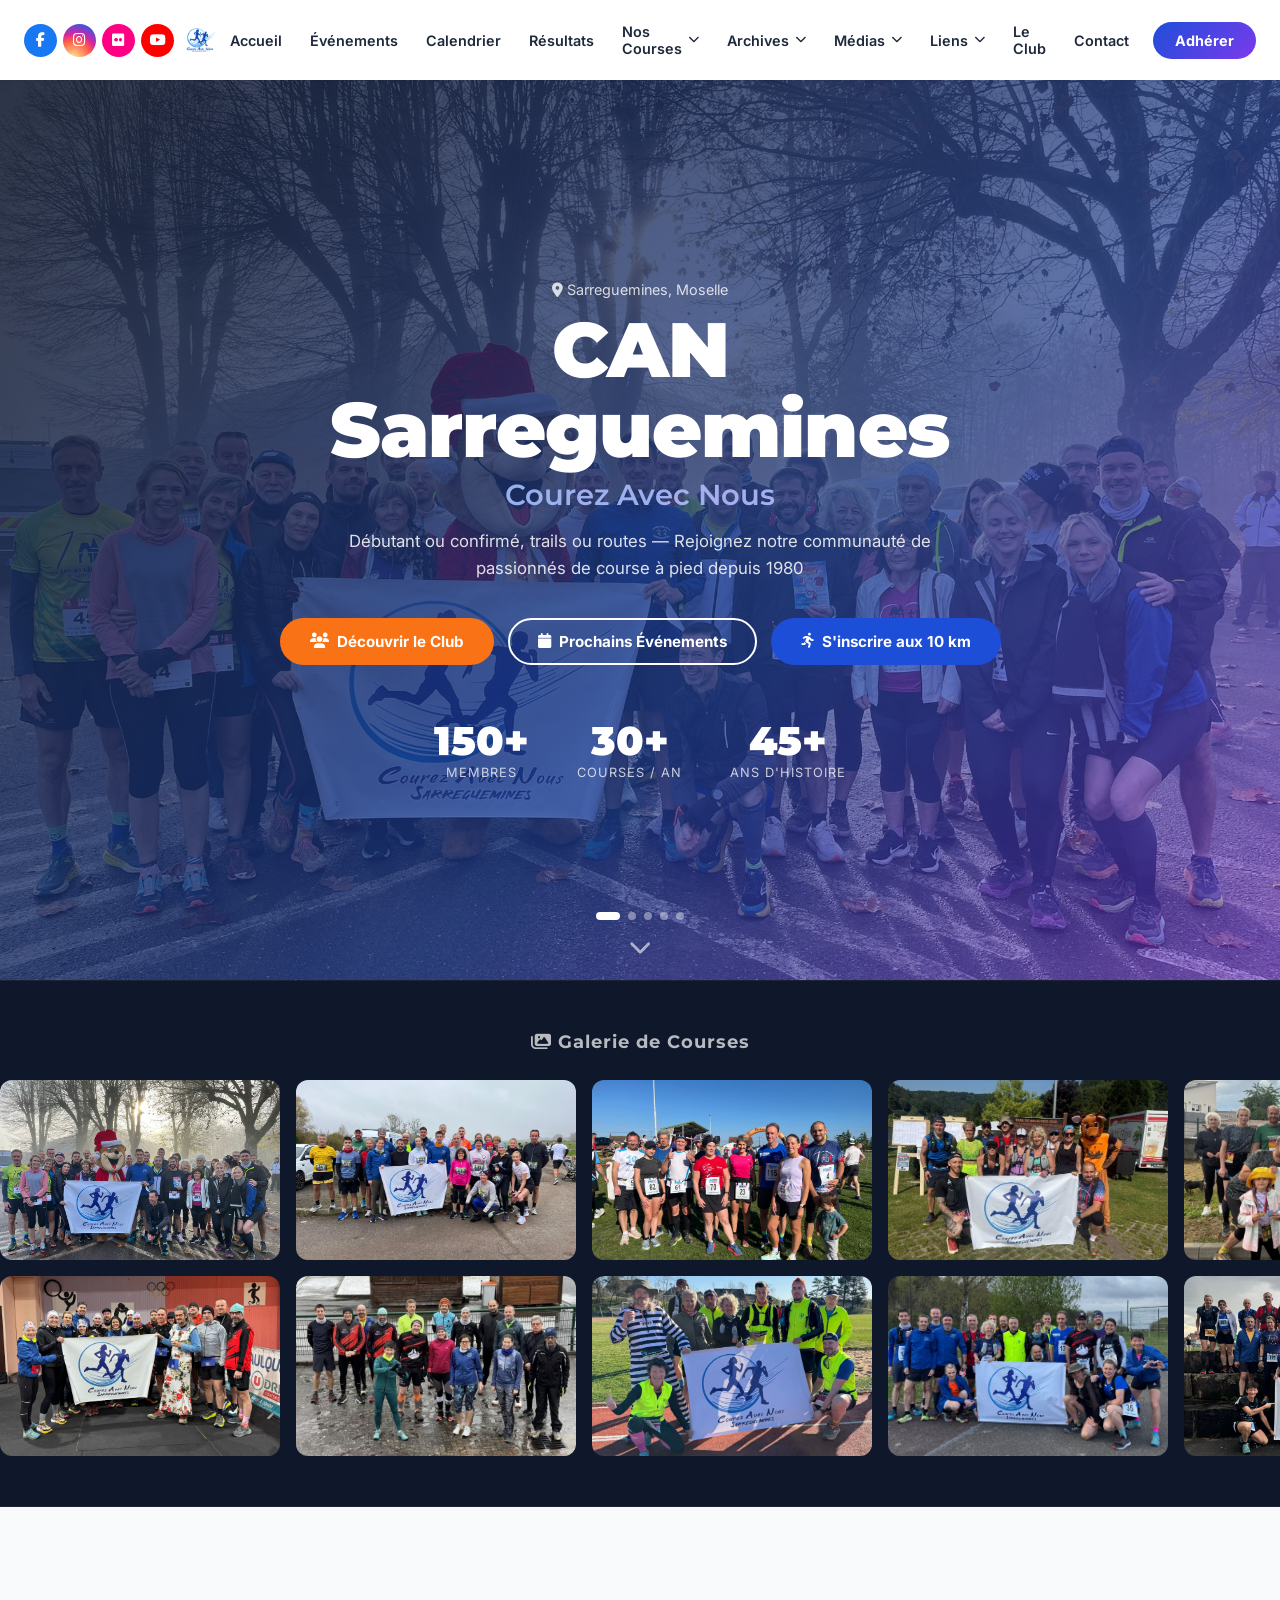
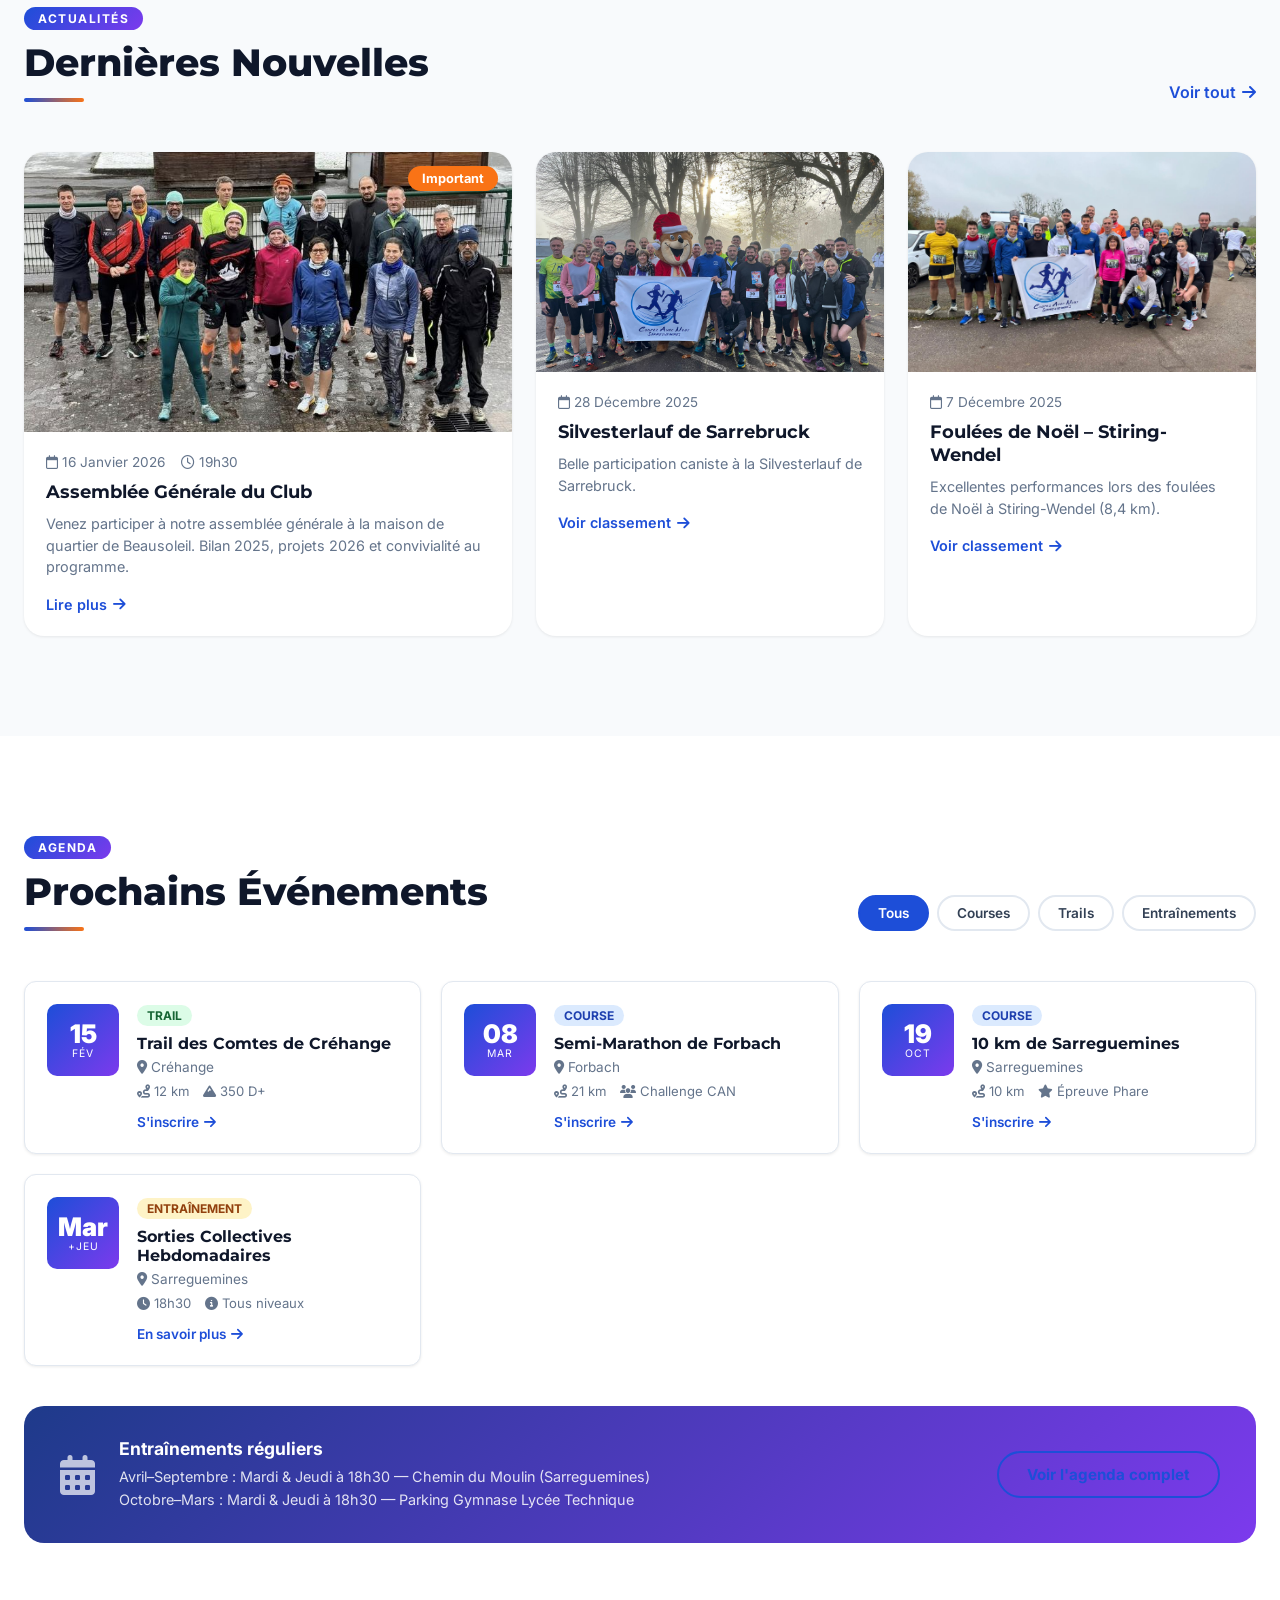
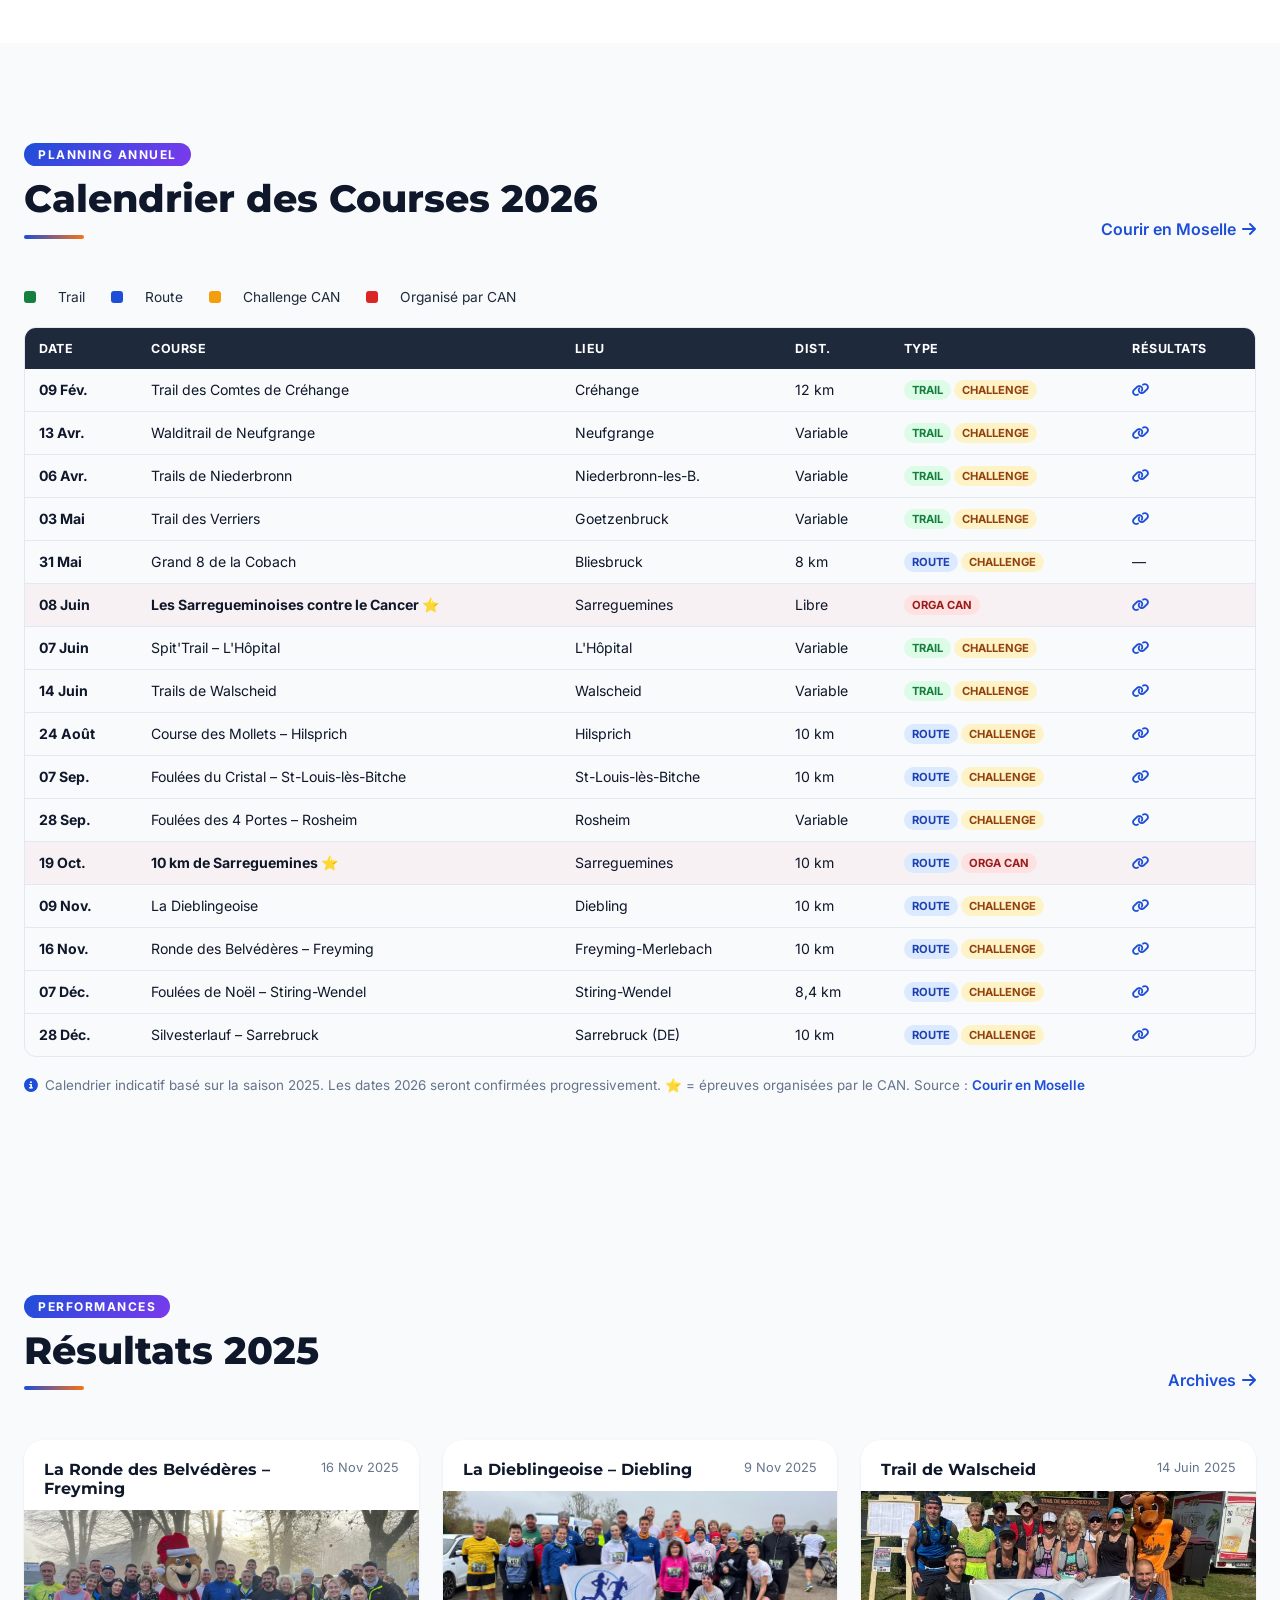
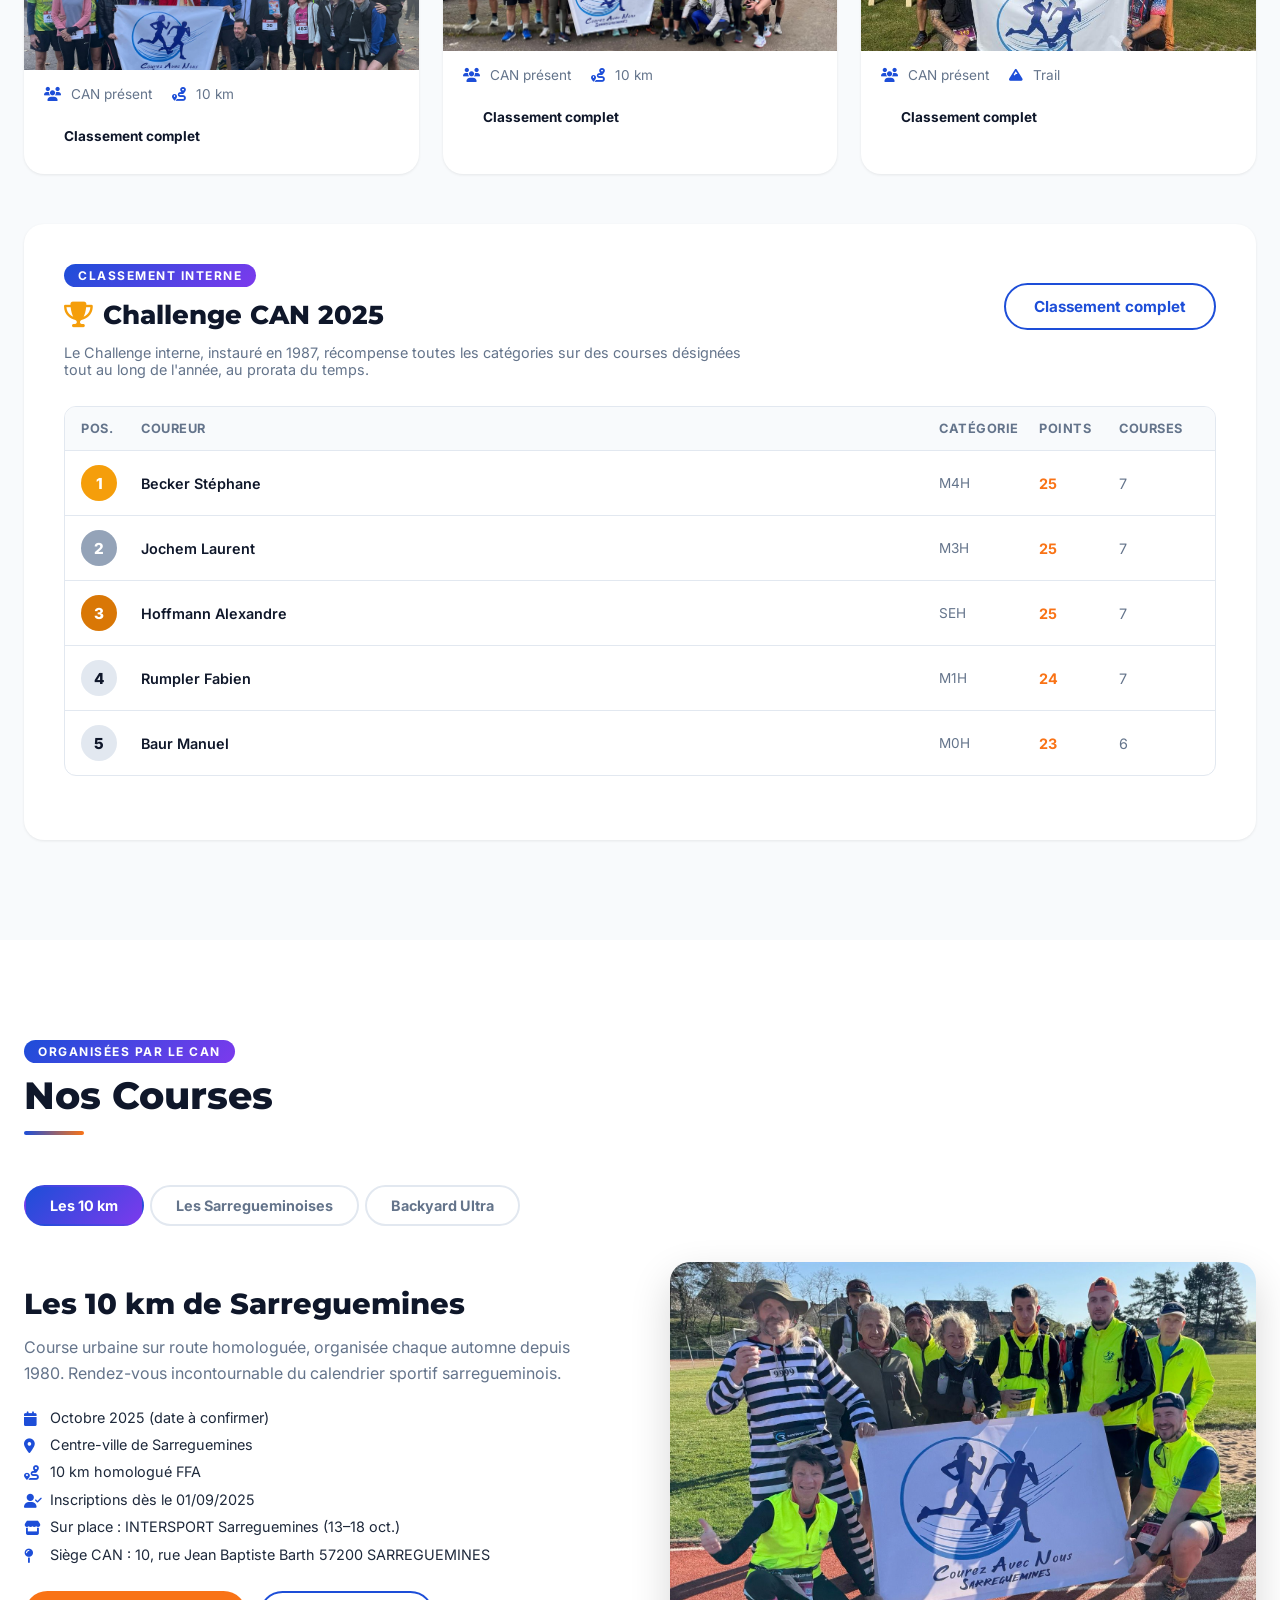
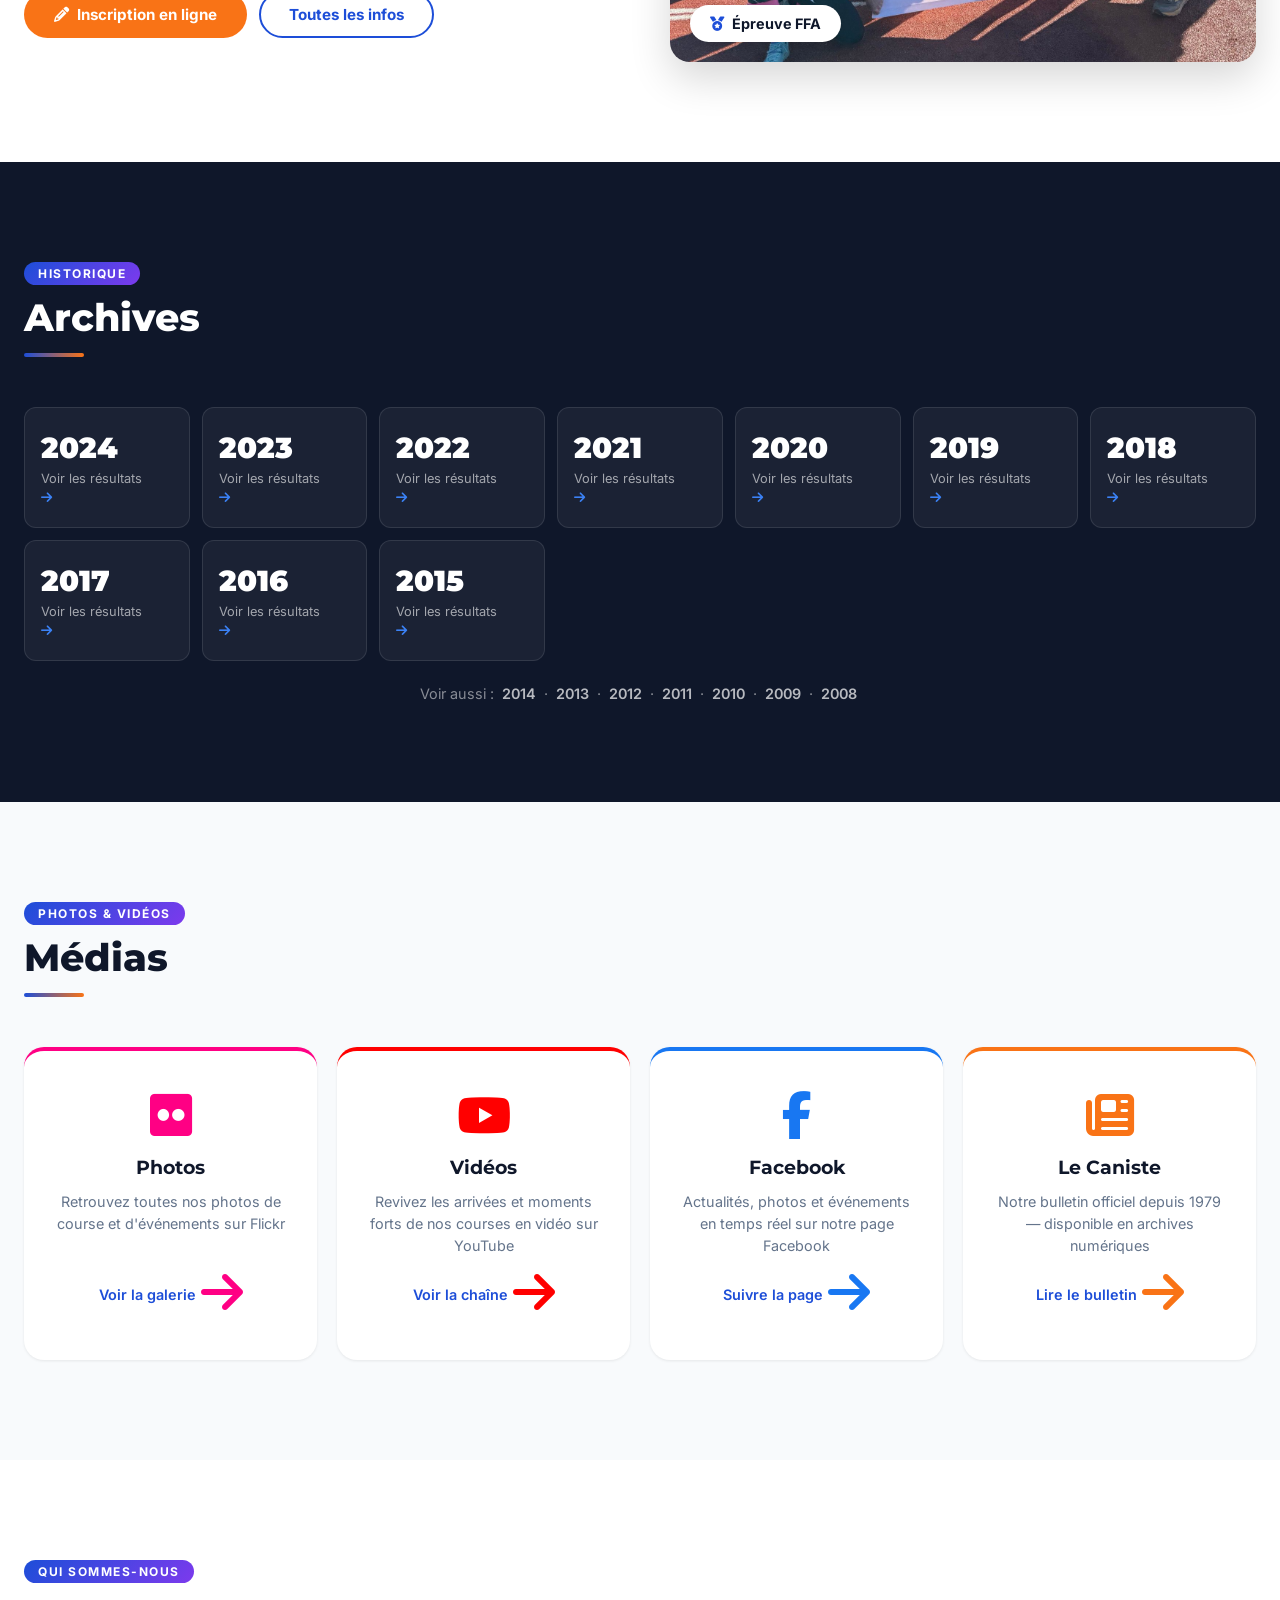
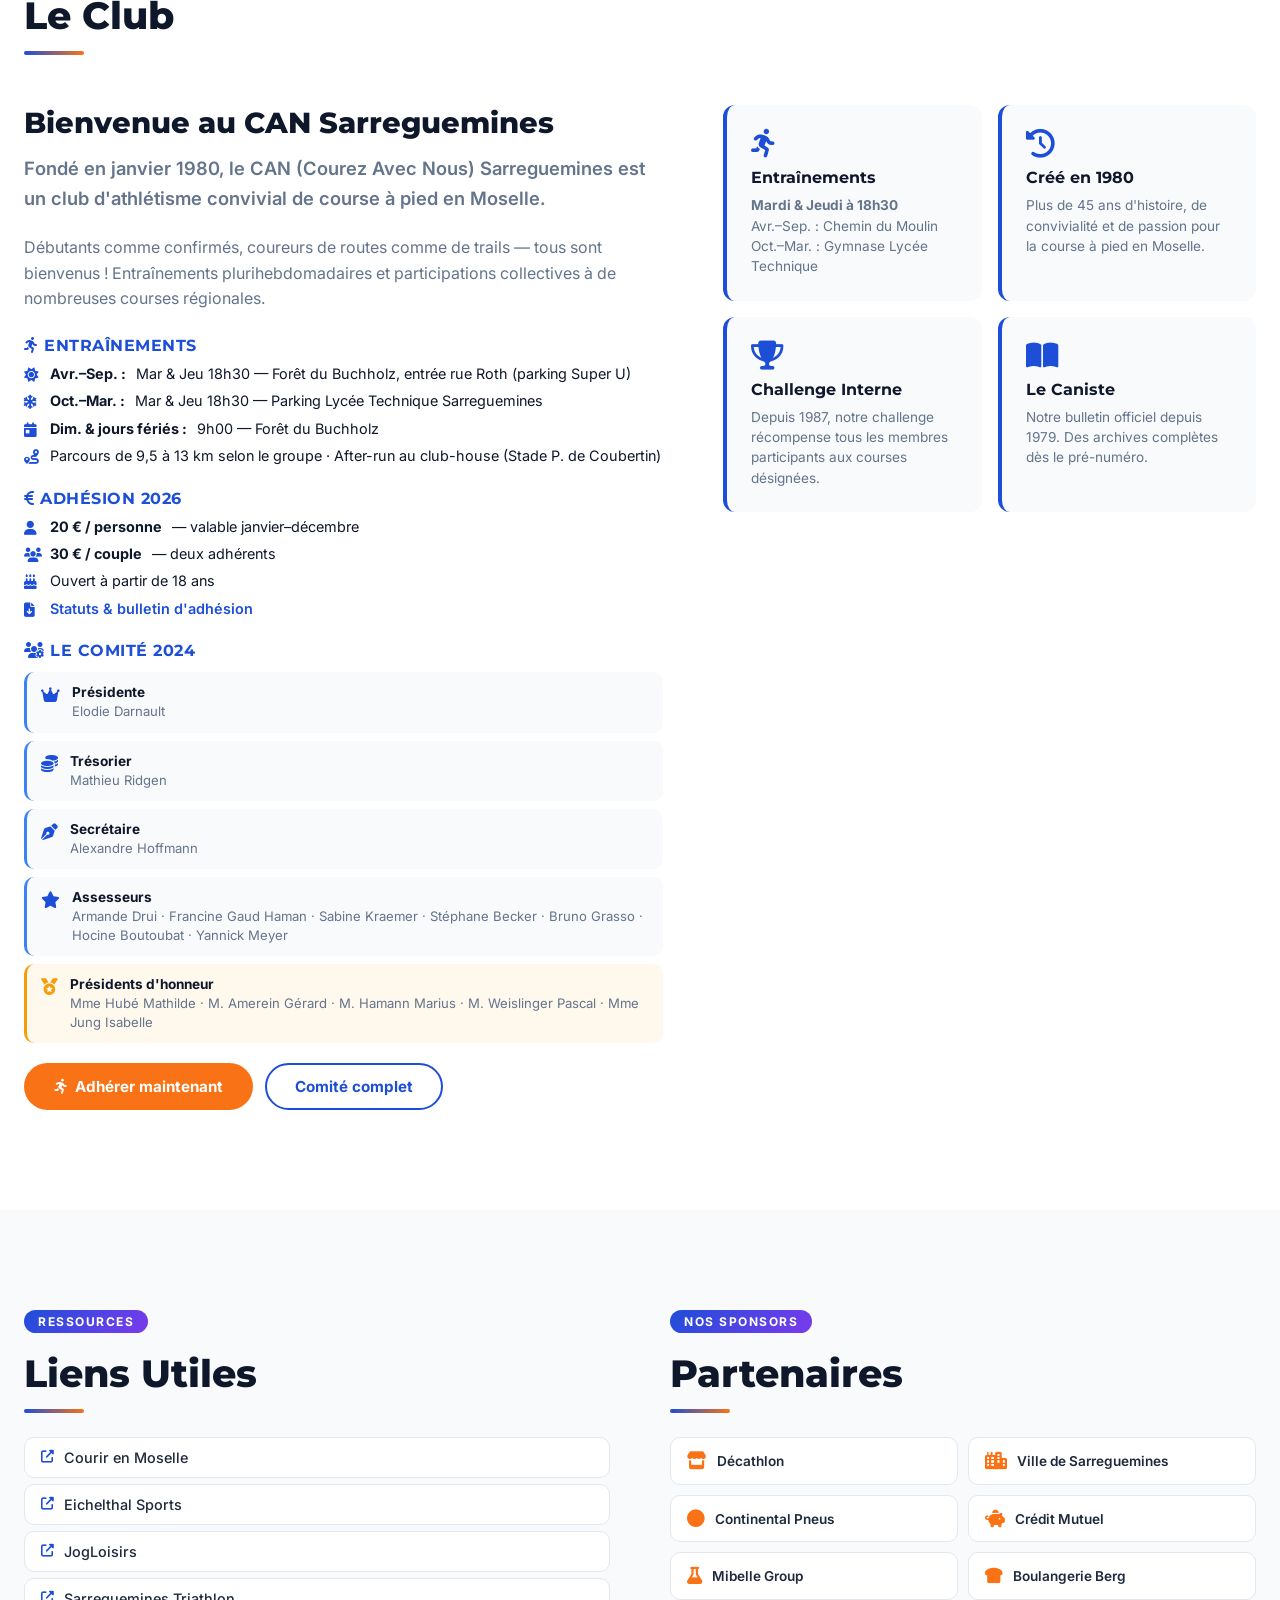
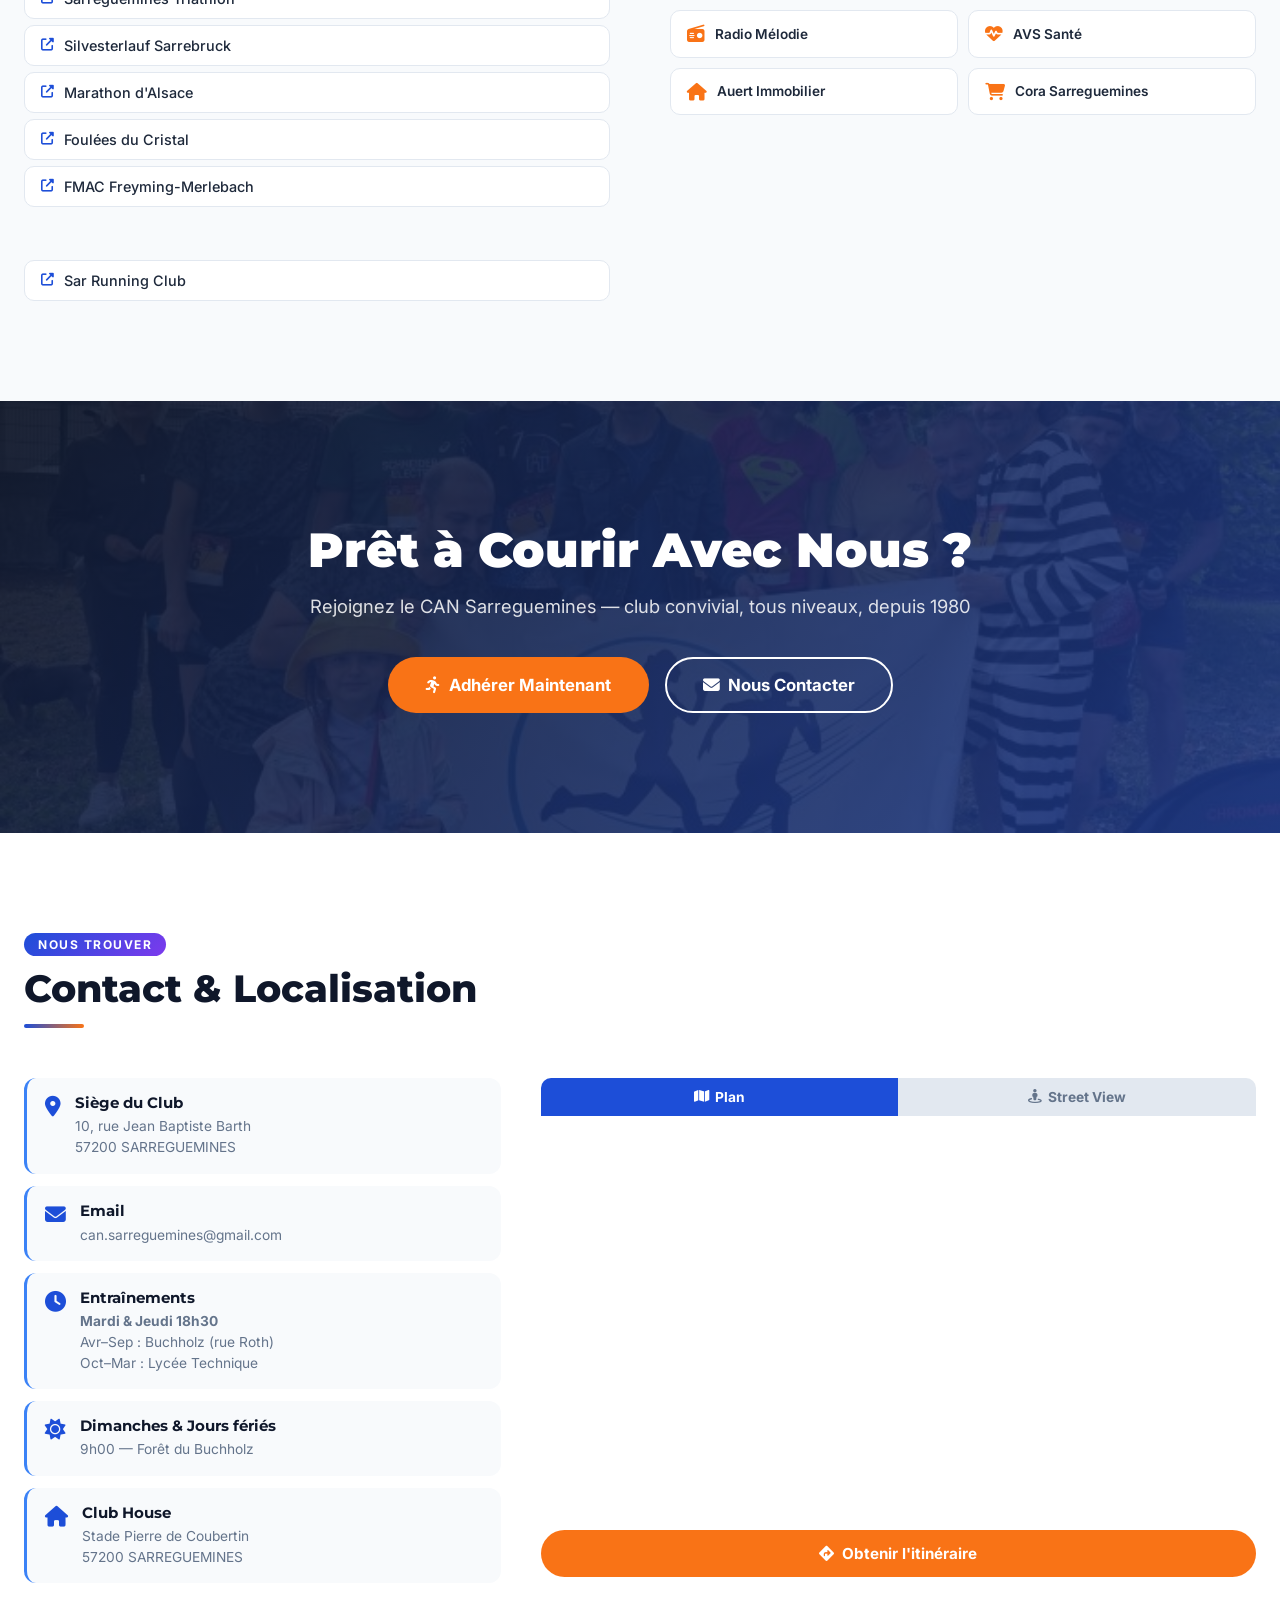
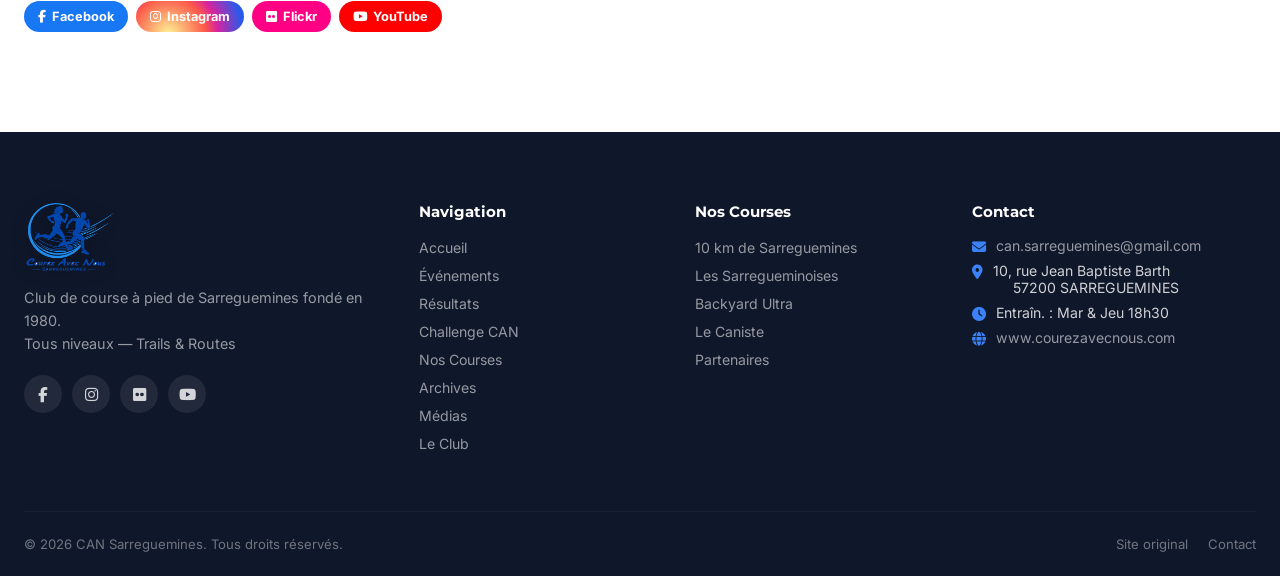
<file: index.html>
<!DOCTYPE html>
<html lang="fr">
<head>
  <meta charset="UTF-8">
  <meta name="viewport" content="width=device-width, initial-scale=1.0">
  <title>CAN Sarreguemines – Courez Avec Nous</title>
  <link rel="stylesheet" href="styles.css">
  <link href="https://fonts.googleapis.com/css2?family=Montserrat:wght@400;600;700;800;900&family=Inter:wght@300;400;500;600&display=swap" rel="stylesheet">
  <link rel="stylesheet" href="https://cdnjs.cloudflare.com/ajax/libs/font-awesome/6.4.0/css/all.min.css">
</head>
<body>

<!-- ====================================================
     NAVBAR
===================================================== -->
<nav class="navbar" id="navbar">
  <div class="nav-container">
    <!-- Social icons left of logo -->
    <div class="nav-social">
      <a class="nav-social-link nav-social-fb"  href="https://www.facebook.com/people/CAN-Sarreguemines/100083086042865" target="_blank" aria-label="Facebook"><i class="fab fa-facebook-f"></i></a>
      <a class="nav-social-link nav-social-ig"  href="https://www.instagram.com/cansarreguemines/" target="_blank" aria-label="Instagram"><i class="fab fa-instagram"></i></a>
      <a class="nav-social-link nav-social-fl"  href="https://www.flickr.com/photos/127451228@N05/collections/" target="_blank" aria-label="Flickr"><i class="fab fa-flickr"></i></a>
      <a class="nav-social-link nav-social-yt"  href="https://www.youtube.com/channel/UCToA7cgLOyE8D9TNn8tlWJQ" target="_blank" aria-label="YouTube"><i class="fab fa-youtube"></i></a>
    </div>
    <!-- New CAN Logo -->
    <a href="#accueil" class="nav-logo">
      <img src="images/Logo CAN.png" alt="CAN Sarreguemines" class="nav-logo-img">
    </a>
    <div class="nav-menu" id="nav-menu">
      <a href="#accueil"      class="nav-link">Accueil</a>
      <a href="#evenements" class="nav-link">Événements</a>
      <a href="#calendrier" class="nav-link">Calendrier</a>
      <a href="#resultats"    class="nav-link">Résultats</a>
      <div class="nav-dropdown">
        <span class="nav-link nav-link--drop">Nos Courses <i class="fas fa-chevron-down"></i></span>
        <div class="dropdown-menu">
          <a href="#10km">Les 10 km de Sarreguemines</a>
          <a href="#sarregueminoises">Les Sarregueminoises contre le Cancer</a>
          <a href="#backyard">Backyard Ultra</a>
        </div>
      </div>
      <div class="nav-dropdown">
        <span class="nav-link nav-link--drop">Archives <i class="fas fa-chevron-down"></i></span>
        <div class="dropdown-menu dropdown-menu--archives">
          <a href="http://www.courezavecnous.com/2024.html" target="_blank">2024</a>
          <a href="http://www.courezavecnous.com/2023.html" target="_blank">2023</a>
          <a href="http://www.courezavecnous.com/2022.html" target="_blank">2022</a>
          <a href="http://www.courezavecnous.com/2021.html" target="_blank">2021</a>
          <a href="http://www.courezavecnous.com/2020.html" target="_blank">2020</a>
          <a href="http://www.courezavecnous.com/2019.html" target="_blank">2019</a>
          <a href="http://www.courezavecnous.com/2018.html" target="_blank">2018</a>
          <a href="http://www.courezavecnous.com/2017.html" target="_blank">2017</a>
          <a href="http://www.courezavecnous.com/2016.html" target="_blank">2016</a>
          <a href="http://www.courezavecnous.com/2015.html" target="_blank">2015</a>
        </div>
      </div>
      <div class="nav-dropdown">
        <span class="nav-link nav-link--drop">Médias <i class="fas fa-chevron-down"></i></span>
        <div class="dropdown-menu">
          <a href="https://www.flickr.com/photos/127451228@N05/collections/" target="_blank"><i class="fab fa-flickr"></i> Photos (Flickr)</a>
          <a href="https://www.youtube.com/channel/UCToA7cgLOyE8D9TNn8tlWJQ" target="_blank"><i class="fab fa-youtube"></i> Vidéos (YouTube)</a>
        </div>
      </div>
      <div class="nav-dropdown">
        <span class="nav-link nav-link--drop">Liens <i class="fas fa-chevron-down"></i></span>
        <div class="dropdown-menu">
          <a href="#liens-utiles">Liens Utiles</a>
          <a href="http://www.courezavecnous.com/NOS%20PARTENAIRES.html" target="_blank">Partenaires</a>
        </div>
      </div>
      <a href="#club" class="nav-link">Le Club</a>
      <a href="#contact" class="nav-link">Contact</a>
      <button class="nav-btn" onclick="openModal()">Adhérer</button>
    </div>
    <div class="hamburger" id="hamburger"><span></span><span></span><span></span></div>
  </div>
</nav>

<!-- ====================================================
     HERO
===================================================== -->
<section class="hero" id="accueil">
  <div class="hero-bg-slider" id="heroBg">
    <div class="hero-bg-slide active" style="background-image:url('images/freyming.jpg')"></div>
    <div class="hero-bg-slide" style="background-image:url('images/walditrail.png')"></div>
    <div class="hero-bg-slide" style="background-image:url('images/verriers.png')"></div>
    <div class="hero-bg-slide" style="background-image:url('images/hilsprich.jpg')"></div>
    <div class="hero-bg-slide" style="background-image:url('images/crehange.jpg')"></div>
  </div>
  <div class="hero-overlay"></div>
  <div class="hero-content">
    <p class="hero-location"><i class="fas fa-map-marker-alt"></i> Sarreguemines, Moselle</p>
    <h1 class="hero-title">CAN Sarreguemines</h1>
    <p class="hero-sub">Courez Avec Nous</p>
    <p class="hero-desc">Débutant ou confirmé, trails ou routes — Rejoignez notre communauté de passionnés de course à pied depuis 1980</p>
    <div class="hero-btns">
      <a href="#club" class="btn btn-primary"><i class="fas fa-users"></i> Découvrir le Club</a>
      <a href="#evenements" class="btn btn-outline-white"><i class="fas fa-calendar"></i> Prochains Événements</a>
      <a href="http://www.courezavecnous.com/LES%2010KM.html" target="_blank" class="btn btn-secondary"><i class="fas fa-running"></i> S'inscrire aux 10 km</a>
    </div>
    <div class="hero-stats">
      <div class="hero-stat"><span class="hstat-n" data-target="150">0</span><span class="hstat-l">Membres</span></div>
      <div class="hero-stat"><span class="hstat-n" data-target="30">0</span><span class="hstat-l">Courses / An</span></div>
      <div class="hero-stat"><span class="hstat-n" data-target="45">0</span><span class="hstat-l">Ans d'histoire</span></div>
    </div>
  </div>
  <div class="hero-slide-dots" id="heroDots">
    <span class="hdot active" data-idx="0"></span>
    <span class="hdot" data-idx="1"></span>
    <span class="hdot" data-idx="2"></span>
    <span class="hdot" data-idx="3"></span>
    <span class="hdot" data-idx="4"></span>
  </div>
  <a href="#evenements" class="scroll-down"><i class="fas fa-chevron-down"></i></a>
</section>

<!-- ====================================================
     INFINITE PHOTO CAROUSEL (like meydeey.com)
===================================================== -->
<section class="carousel-strip">
  <div class="carousel-label"><i class="fas fa-images"></i> Galerie de Courses</div>
  <!-- Row 1 — left to right -->
  <div class="carousel-track-wrap">
    <div class="carousel-track track-ltr" id="track1">
      <div class="carousel-item"><img src="images/freyming.jpg"    alt="Freyming"><span>Freyming 2025</span></div>
      <div class="carousel-item"><img src="images/diebling.jpg"   alt="Diebling"><span>Dieblingeoise 2025</span></div>
      <div class="carousel-item"><img src="images/hilsprich.jpg"  alt="Hilsprich"><span>Hilsprich 2025</span></div>
      <div class="carousel-item"><img src="images/walscheid.jpg"  alt="Walscheid"><span>Trail Walscheid 2025</span></div>
      <div class="carousel-item"><img src="images/spitrail.jpg"   alt="Spitrail"><span>Spit'Trail 2025</span></div>
      <div class="carousel-item"><img src="images/cobach.jpg"     alt="Cobach"><span>Grand 8 Cobach 2025</span></div>
      <div class="carousel-item"><img src="images/verriers.png"   alt="Verriers"><span>Trail des Verriers 2025</span></div>
      <div class="carousel-item"><img src="images/walditrail.png" alt="Walditrail"><span>Walditrail 2025</span></div>
      <div class="carousel-item"><img src="images/niderbronn.jpg" alt="Niederbronn"><span>Niederbronn 2025</span></div>
      <div class="carousel-item"><img src="images/crehange.jpg"   alt="Créhange"><span>Trail Créhange 2025</span></div>
      <div class="carousel-item"><img src="images/epiphanie.jpg"  alt="Épiphanie"><span>Sortie Épiphanie 2025</span></div>
      <!-- duplicates for infinite loop -->
      <div class="carousel-item"><img src="images/freyming.jpg"    alt="Freyming"><span>Freyming 2025</span></div>
      <div class="carousel-item"><img src="images/diebling.jpg"   alt="Diebling"><span>Dieblingeoise 2025</span></div>
      <div class="carousel-item"><img src="images/hilsprich.jpg"  alt="Hilsprich"><span>Hilsprich 2025</span></div>
      <div class="carousel-item"><img src="images/walscheid.jpg"  alt="Walscheid"><span>Trail Walscheid 2025</span></div>
      <div class="carousel-item"><img src="images/spitrail.jpg"   alt="Spitrail"><span>Spit'Trail 2025</span></div>
      <div class="carousel-item"><img src="images/cobach.jpg"     alt="Cobach"><span>Grand 8 Cobach 2025</span></div>
    </div>
  </div>
  <!-- Row 2 — right to left -->
  <div class="carousel-track-wrap">
    <div class="carousel-track track-rtl" id="track2">
      <div class="carousel-item"><img src="images/crehange.jpg"   alt="Créhange"><span>Trail Créhange 2025</span></div>
      <div class="carousel-item"><img src="images/epiphanie.jpg"  alt="Épiphanie"><span>Sortie Épiphanie 2025</span></div>
      <div class="carousel-item"><img src="images/niderbronn.jpg" alt="Niederbronn"><span>Niederbronn 2025</span></div>
      <div class="carousel-item"><img src="images/walditrail.png" alt="Walditrail"><span>Walditrail 2025</span></div>
      <div class="carousel-item"><img src="images/verriers.png"   alt="Verriers"><span>Trail des Verriers 2025</span></div>
      <div class="carousel-item"><img src="images/cobach.jpg"     alt="Cobach"><span>Grand 8 Cobach 2025</span></div>
      <div class="carousel-item"><img src="images/spitrail.jpg"   alt="Spitrail"><span>Spit'Trail 2025</span></div>
      <div class="carousel-item"><img src="images/walscheid.jpg"  alt="Walscheid"><span>Trail Walscheid 2025</span></div>
      <div class="carousel-item"><img src="images/hilsprich.jpg"  alt="Hilsprich"><span>Hilsprich 2025</span></div>
      <div class="carousel-item"><img src="images/diebling.jpg"   alt="Diebling"><span>Dieblingeoise 2025</span></div>
      <div class="carousel-item"><img src="images/freyming.jpg"    alt="Freyming"><span>Freyming 2025</span></div>
      <!-- duplicates -->
      <div class="carousel-item"><img src="images/crehange.jpg"   alt="Créhange"><span>Trail Créhange 2025</span></div>
      <div class="carousel-item"><img src="images/epiphanie.jpg"  alt="Épiphanie"><span>Sortie Épiphanie 2025</span></div>
      <div class="carousel-item"><img src="images/niderbronn.jpg" alt="Niederbronn"><span>Niederbronn 2025</span></div>
      <div class="carousel-item"><img src="images/walditrail.png" alt="Walditrail"><span>Walditrail 2025</span></div>
      <div class="carousel-item"><img src="images/verriers.png"   alt="Verriers"><span>Trail des Verriers 2025</span></div>
    </div>
  </div>
</section>

<!-- ====================================================
     ACTUALITÉS
===================================================== -->
<section class="section news-section" id="actualites">
  <div class="container">
    <div class="section-header">
      <div><span class="section-tag">Actualités</span><h2 class="section-title">Dernières Nouvelles</h2></div>
      <a href="#" class="view-all">Voir tout <i class="fas fa-arrow-right"></i></a>
    </div>
    <div class="news-grid">
      <article class="news-card news-card--featured">
        <div class="news-img"><img src="images/epiphanie.jpg" alt="AG Club"><span class="badge badge--alert">Important</span></div>
        <div class="news-body">
          <div class="news-meta"><span><i class="far fa-calendar"></i> 16 Janvier 2026</span><span><i class="far fa-clock"></i> 19h30</span></div>
          <h3>Assemblée Générale du Club</h3>
          <p>Venez participer à notre assemblée générale à la maison de quartier de Beausoleil. Bilan 2025, projets 2026 et convivialité au programme.</p>
          <a href="#" class="read-more">Lire plus <i class="fas fa-arrow-right"></i></a>
        </div>
      </article>
      <article class="news-card">
        <div class="news-img"><img src="images/freyming.jpg" alt="Silvesterlauf"></div>
        <div class="news-body">
          <div class="news-meta"><span><i class="far fa-calendar"></i> 28 Décembre 2025</span></div>
          <h3>Silvesterlauf de Sarrebruck</h3>
          <p>Belle participation caniste à la Silvesterlauf de Sarrebruck.</p>
          <a href="https://my4.raceresult.com/361666/" target="_blank" class="read-more">Voir classement <i class="fas fa-arrow-right"></i></a>
        </div>
      </article>
      <article class="news-card">
        <div class="news-img"><img src="images/diebling.jpg" alt="Foulées de Noël"></div>
        <div class="news-body">
          <div class="news-meta"><span><i class="far fa-calendar"></i> 7 Décembre 2025</span></div>
          <h3>Foulées de Noël – Stiring-Wendel</h3>
          <p>Excellentes performances lors des foulées de Noël à Stiring-Wendel (8,4 km).</p>
          <a href="https://performance67.com/resultats/Resultats2025/Stiring8400m.pdf" target="_blank" class="read-more">Voir classement <i class="fas fa-arrow-right"></i></a>
        </div>
      </article>
    </div>
  </div>
</section>

<!-- ====================================================
     ÉVÉNEMENTS
===================================================== -->
<section class="section events-section" id="evenements">
  <div class="container">
    <div class="section-header">
      <div><span class="section-tag">Agenda</span><h2 class="section-title">Prochains Événements</h2></div>
      <div class="event-filters">
        <button class="filter-btn active" data-filter="all">Tous</button>
        <button class="filter-btn" data-filter="course">Courses</button>
        <button class="filter-btn" data-filter="trail">Trails</button>
        <button class="filter-btn" data-filter="entrainement">Entraînements</button>
      </div>
    </div>
    <div class="events-grid">
      <div class="event-card" data-type="trail">
        <div class="event-date"><span class="ed-day">15</span><span class="ed-month">FÉV</span></div>
        <div class="event-body">
          <span class="ev-tag ev-tag--trail">Trail</span>
          <h3>Trail des Comtes de Créhange</h3>
          <p class="ev-loc"><i class="fas fa-map-marker-alt"></i> Créhange</p>
          <div class="ev-meta"><span><i class="fas fa-route"></i> 12 km</span><span><i class="fas fa-mountain"></i> 350 D+</span></div>
          <a href="https://gotiming.fr/evenement/trail-des-comtes-de-crehange/" target="_blank" class="ev-link">S'inscrire <i class="fas fa-arrow-right"></i></a>
        </div>
      </div>
      <div class="event-card" data-type="course">
        <div class="event-date"><span class="ed-day">08</span><span class="ed-month">MAR</span></div>
        <div class="event-body">
          <span class="ev-tag ev-tag--course">Course</span>
          <h3>Semi-Marathon de Forbach</h3>
          <p class="ev-loc"><i class="fas fa-map-marker-alt"></i> Forbach</p>
          <div class="ev-meta"><span><i class="fas fa-route"></i> 21 km</span><span><i class="fas fa-users"></i> Challenge CAN</span></div>
          <a href="#" class="ev-link">S'inscrire <i class="fas fa-arrow-right"></i></a>
        </div>
      </div>
      <div class="event-card" data-type="course">
        <div class="event-date"><span class="ed-day">19</span><span class="ed-month">OCT</span></div>
        <div class="event-body">
          <span class="ev-tag ev-tag--course">Course</span>
          <h3>10 km de Sarreguemines</h3>
          <p class="ev-loc"><i class="fas fa-map-marker-alt"></i> Sarreguemines</p>
          <div class="ev-meta"><span><i class="fas fa-route"></i> 10 km</span><span><i class="fas fa-star"></i> Épreuve Phare</span></div>
          <a href="https://www.le-sportif.com" target="_blank" class="ev-link">S'inscrire <i class="fas fa-arrow-right"></i></a>
        </div>
      </div>
      <div class="event-card" data-type="entrainement">
        <div class="event-date"><span class="ed-day">Mar</span><span class="ed-month">+Jeu</span></div>
        <div class="event-body">
          <span class="ev-tag ev-tag--entrainement">Entraînement</span>
          <h3>Sorties Collectives Hebdomadaires</h3>
          <p class="ev-loc"><i class="fas fa-map-marker-alt"></i> Sarreguemines</p>
          <div class="ev-meta"><span><i class="fas fa-clock"></i> 18h30</span><span><i class="fas fa-info-circle"></i> Tous niveaux</span></div>
          <a href="#contact" class="ev-link">En savoir plus <i class="fas fa-arrow-right"></i></a>
        </div>
      </div>
    </div>
    <div class="agenda-info">
      <i class="fas fa-calendar-alt"></i>
      <div>
        <strong>Entraînements réguliers</strong>
        <p>Avril–Septembre : Mardi & Jeudi à 18h30 — Chemin du Moulin (Sarreguemines)<br>
        Octobre–Mars : Mardi & Jeudi à 18h30 — Parking Gymnase Lycée Technique</p>
      </div>
      <a href="http://www.courezavecnous.com/AGENDA.html" target="_blank" class="btn btn-outline">Voir l'agenda complet</a>
    </div>
  </div>
</section>

<!-- ====================================================
     RÉSULTATS
===================================================== -->
<!-- ====================================================
     CALENDRIER DES COURSES 2026
===================================================== -->
<section class="section calendar-section" id="calendrier">
  <div class="container">
    <div class="section-header">
      <div><span class="section-tag">Planning annuel</span><h2 class="section-title">Calendrier des Courses 2026</h2></div>
      <a href="http://www.courirenmoselle.fr" target="_blank" class="view-all">Courir en Moselle <i class="fas fa-arrow-right"></i></a>
    </div>
    <div class="cal-legend">
      <span class="cal-dot cal-dot--trail"></span>Trail &nbsp;
      <span class="cal-dot cal-dot--route"></span>Route &nbsp;
      <span class="cal-dot cal-dot--challenge"></span>Challenge CAN &nbsp;
      <span class="cal-dot cal-dot--orga"></span>Organisé par CAN
    </div>
    <div class="calendar-table-wrap">
      <table class="calendar-table">
        <thead><tr><th>Date</th><th>Course</th><th>Lieu</th><th>Dist.</th><th>Type</th><th>Résultats</th></tr></thead>
        <tbody>
          <tr><td><span class="cal-date">09 Fév.</span></td><td>Trail des Comtes de Créhange</td><td>Créhange</td><td>12 km</td><td><span class="cal-tag cal-trail">Trail</span><span class="cal-tag cal-challenge">Challenge</span></td><td><a href="https://gotiming.fr/evenement/trail-des-comtes-de-crehange/" target="_blank"><i class="fas fa-link"></i></a></td></tr>
          <tr><td><span class="cal-date">13 Avr.</span></td><td>Walditrail de Neufgrange</td><td>Neufgrange</td><td>Variable</td><td><span class="cal-tag cal-trail">Trail</span><span class="cal-tag cal-challenge">Challenge</span></td><td><a href="https://www.sporkrono.fr" target="_blank"><i class="fas fa-link"></i></a></td></tr>
          <tr><td><span class="cal-date">06 Avr.</span></td><td>Trails de Niederbronn</td><td>Niederbronn-les-B.</td><td>Variable</td><td><span class="cal-tag cal-trail">Trail</span><span class="cal-tag cal-challenge">Challenge</span></td><td><a href="https://livetrail.net" target="_blank"><i class="fas fa-link"></i></a></td></tr>
          <tr><td><span class="cal-date">03 Mai</span></td><td>Trail des Verriers</td><td>Goetzenbruck</td><td>Variable</td><td><span class="cal-tag cal-trail">Trail</span><span class="cal-tag cal-challenge">Challenge</span></td><td><a href="https://www.le-sportif.com" target="_blank"><i class="fas fa-link"></i></a></td></tr>
          <tr><td><span class="cal-date">31 Mai</span></td><td>Grand 8 de la Cobach</td><td>Bliesbruck</td><td>8 km</td><td><span class="cal-tag cal-route">Route</span><span class="cal-tag cal-challenge">Challenge</span></td><td>—</td></tr>
          <tr class="orga-row"><td><span class="cal-date">08 Juin</span></td><td><strong>Les Sarregueminoises contre le Cancer ⭐</strong></td><td>Sarreguemines</td><td>Libre</td><td><span class="cal-tag cal-orga">Orga CAN</span></td><td><a href="https://www.helloasso.com" target="_blank"><i class="fas fa-link"></i></a></td></tr>
          <tr><td><span class="cal-date">07 Juin</span></td><td>Spit'Trail – L'Hôpital</td><td>L'Hôpital</td><td>Variable</td><td><span class="cal-tag cal-trail">Trail</span><span class="cal-tag cal-challenge">Challenge</span></td><td><a href="https://gotiming.fr/resultats/spittrail-2025" target="_blank"><i class="fas fa-link"></i></a></td></tr>
          <tr><td><span class="cal-date">14 Juin</span></td><td>Trails de Walscheid</td><td>Walscheid</td><td>Variable</td><td><span class="cal-tag cal-trail">Trail</span><span class="cal-tag cal-challenge">Challenge</span></td><td><a href="https://lastlap.fr" target="_blank"><i class="fas fa-link"></i></a></td></tr>
          <tr><td><span class="cal-date">24 Août</span></td><td>Course des Mollets – Hilsprich</td><td>Hilsprich</td><td>10 km</td><td><span class="cal-tag cal-route">Route</span><span class="cal-tag cal-challenge">Challenge</span></td><td><a href="https://www.le-sportif.com" target="_blank"><i class="fas fa-link"></i></a></td></tr>
          <tr><td><span class="cal-date">07 Sep.</span></td><td>Foulées du Cristal – St-Louis-lès-Bitche</td><td>St-Louis-lès-Bitche</td><td>10 km</td><td><span class="cal-tag cal-route">Route</span><span class="cal-tag cal-challenge">Challenge</span></td><td><a href="https://fouleesducristal.fr" target="_blank"><i class="fas fa-link"></i></a></td></tr>
          <tr><td><span class="cal-date">28 Sep.</span></td><td>Foulées des 4 Portes – Rosheim</td><td>Rosheim</td><td>Variable</td><td><span class="cal-tag cal-route">Route</span><span class="cal-tag cal-challenge">Challenge</span></td><td><a href="https://chronocompetition.wiclax-results.com" target="_blank"><i class="fas fa-link"></i></a></td></tr>
          <tr class="orga-row"><td><span class="cal-date">19 Oct.</span></td><td><strong>10 km de Sarreguemines ⭐</strong></td><td>Sarreguemines</td><td>10 km</td><td><span class="cal-tag cal-route">Route</span><span class="cal-tag cal-orga">Orga CAN</span></td><td><a href="http://www.courezavecnous.com/LES%2010KM.html" target="_blank"><i class="fas fa-link"></i></a></td></tr>
          <tr><td><span class="cal-date">09 Nov.</span></td><td>La Dieblingeoise</td><td>Diebling</td><td>10 km</td><td><span class="cal-tag cal-route">Route</span><span class="cal-tag cal-challenge">Challenge</span></td><td><a href="https://gotiming.fr/resultats/dieblingeoise-2025" target="_blank"><i class="fas fa-link"></i></a></td></tr>
          <tr><td><span class="cal-date">16 Nov.</span></td><td>Ronde des Belvédères – Freyming</td><td>Freyming-Merlebach</td><td>10 km</td><td><span class="cal-tag cal-route">Route</span><span class="cal-tag cal-challenge">Challenge</span></td><td><a href="https://fmacfreymingmerlebach.com" target="_blank"><i class="fas fa-link"></i></a></td></tr>
          <tr><td><span class="cal-date">07 Déc.</span></td><td>Foulées de Noël – Stiring-Wendel</td><td>Stiring-Wendel</td><td>8,4 km</td><td><span class="cal-tag cal-route">Route</span><span class="cal-tag cal-challenge">Challenge</span></td><td><a href="https://performance67.com" target="_blank"><i class="fas fa-link"></i></a></td></tr>
          <tr><td><span class="cal-date">28 Déc.</span></td><td>Silvesterlauf – Sarrebruck</td><td>Sarrebruck (DE)</td><td>10 km</td><td><span class="cal-tag cal-route">Route</span><span class="cal-tag cal-challenge">Challenge</span></td><td><a href="https://www.silvesterlauf-sb.de" target="_blank"><i class="fas fa-link"></i></a></td></tr>
        </tbody>
      </table>
    </div>
    <p class="cal-note"><i class="fas fa-info-circle"></i> Calendrier indicatif basé sur la saison 2025. Les dates 2026 seront confirmées progressivement. ⭐ = épreuves organisées par le CAN. Source : <a href="http://www.courirenmoselle.fr" target="_blank">Courir en Moselle</a></p>
  </div>
</section>

<section class="section results-section" id="resultats">
  <div class="container">
    <div class="section-header">
      <div><span class="section-tag">Performances</span><h2 class="section-title">Résultats 2025</h2></div>
      <a href="http://www.courezavecnous.com/2024.html" target="_blank" class="view-all">Archives <i class="fas fa-arrow-right"></i></a>
    </div>
    <div class="results-grid">
      <div class="result-card">
        <div class="rc-head"><h3>La Ronde des Belvédères – Freyming</h3><span class="rc-date">16 Nov 2025</span></div>
        <div class="rc-img"><img src="images/freyming.jpg" alt="Freyming"></div>
        <div class="rc-body">
          <div class="rc-stats">
            <div><i class="fas fa-users"></i> CAN présent</div>
            <div><i class="fas fa-route"></i> 10 km</div>
          </div>
          <a href="https://fmacfreymingmerlebach.com/wp-content/uploads/2025/11/classement-la-ronde-des-belvederes-2025.pdf" target="_blank" class="btn btn-sm">Classement complet</a>
        </div>
      </div>
      <div class="result-card">
        <div class="rc-head"><h3>La Dieblingeoise – Diebling</h3><span class="rc-date">9 Nov 2025</span></div>
        <div class="rc-img"><img src="images/diebling.jpg" alt="Diebling"></div>
        <div class="rc-body">
          <div class="rc-stats">
            <div><i class="fas fa-users"></i> CAN présent</div>
            <div><i class="fas fa-route"></i> 10 km</div>
          </div>
          <a href="https://gotiming.fr/resultats/dieblingeoise-2025" target="_blank" class="btn btn-sm">Classement complet</a>
        </div>
      </div>
      <div class="result-card">
        <div class="rc-head"><h3>Trail de Walscheid</h3><span class="rc-date">14 Juin 2025</span></div>
        <div class="rc-img"><img src="images/walscheid.jpg" alt="Walscheid"></div>
        <div class="rc-body">
          <div class="rc-stats">
            <div><i class="fas fa-users"></i> CAN présent</div>
            <div><i class="fas fa-mountain"></i> Trail</div>
          </div>
          <a href="https://lastlap.fr/event-live?nameEvent=Trail%20de%20Walscheid" target="_blank" class="btn btn-sm">Classement complet</a>
        </div>
      </div>
    </div>

    <!-- Challenge Board -->
    <div class="challenge-board" id="challenge">
      <div class="cb-header">
        <div><span class="section-tag">Classement Interne</span><h3><i class="fas fa-trophy"></i> Challenge CAN 2025</h3></div>
        <a href="https://www.courezavecnous.com/challenge/challenge%202025/Challenge%2011.pdf" target="_blank" class="btn btn-outline">Classement complet</a>
      </div>
      <p class="cb-desc">Le Challenge interne, instauré en 1987, récompense toutes les catégories sur des courses désignées tout au long de l'année, au prorata du temps.</p>
      <div class="cb-table">
        <div class="cb-row cb-row--head"><span>Pos.</span><span>Coureur</span><span>Catégorie</span><span>Points</span><span>Courses</span></div>
        <div class="cb-row"><span class="cb-rank gold">1</span><span class="cb-name">Becker Stéphane</span><span class="cb-cat">M4H</span><span class="cb-pts">25</span><span class="cb-races">7</span></div>
        <div class="cb-row"><span class="cb-rank silver">2</span><span class="cb-name">Jochem Laurent</span><span class="cb-cat">M3H</span><span class="cb-pts">25</span><span class="cb-races">7</span></div>
        <div class="cb-row"><span class="cb-rank bronze">3</span><span class="cb-name">Hoffmann Alexandre</span><span class="cb-cat">SEH</span><span class="cb-pts">25</span><span class="cb-races">7</span></div>
        <div class="cb-row"><span class="cb-rank">4</span><span class="cb-name">Rumpler Fabien</span><span class="cb-cat">M1H</span><span class="cb-pts">24</span><span class="cb-races">7</span></div>
        <div class="cb-row"><span class="cb-rank">5</span><span class="cb-name">Baur Manuel</span><span class="cb-cat">M0H</span><span class="cb-pts">23</span><span class="cb-races">6</span></div>
      </div>
    </div>
  </div>
</section>

<!-- ====================================================
     NOS COURSES
===================================================== -->
<section class="section courses-section" id="nos-courses">
  <div class="container">
    <div class="section-header">
      <div><span class="section-tag">Organisées par le CAN</span><h2 class="section-title">Nos Courses</h2></div>
    </div>
    <div class="courses-tabs">
      <button class="ctab ctab--active" data-tab="10km">Les 10 km</button>
      <button class="ctab" data-tab="sarregs">Les Sarregueminoises</button>
      <button class="ctab" data-tab="backyard">Backyard Ultra</button>
    </div>

    <!-- 10 KM -->
    <div class="course-panel active" id="tab-10km">
      <div class="course-content-grid" id="10km">
        <div class="course-text">
          <h3>Les 10 km de Sarreguemines</h3>
          <p>Course urbaine sur route homologuée, organisée chaque automne depuis 1980. Rendez-vous incontournable du calendrier sportif sarregueminois.</p>
          <ul class="course-info-list">
            <li><i class="fas fa-calendar"></i> Octobre 2025 (date à confirmer)</li>
            <li><i class="fas fa-map-marker-alt"></i> Centre-ville de Sarreguemines</li>
            <li><i class="fas fa-route"></i> 10 km homologué FFA</li>
            <li><i class="fas fa-user-check"></i> Inscriptions dès le 01/09/2025</li>
            <li><i class="fas fa-store"></i> Sur place : INTERSPORT Sarreguemines (13–18 oct.)</li>
            <li><i class="fas fa-map-pin"></i> Siège CAN : 10, rue Jean Baptiste Barth 57200 SARREGUEMINES</li>
          </ul>
          <div class="course-btns">
            <a href="https://www.le-sportif.com" target="_blank" class="btn btn-primary"><i class="fas fa-pencil-alt"></i> Inscription en ligne</a>
            <a href="http://www.courezavecnous.com/LES%2010KM.html" target="_blank" class="btn btn-outline">Toutes les infos</a>
          </div>
        </div>
        <div class="course-img-wrap">
          <img src="images/niderbronn.jpg" alt="10 km Sarreguemines">
          <div class="course-img-badge"><i class="fas fa-medal"></i> Épreuve FFA</div>
        </div>
      </div>
    </div>

    <!-- SARREGUEMINOISES -->
    <div class="course-panel" id="tab-sarregs">
      <div class="course-content-grid" id="sarregueminoises">
        <div class="course-text">
          <h3>Les Sarregueminoises contre le Cancer</h3>
          <p>Course solidaire ouverte à tous, organisée chaque été. Course à pied, marche ou nordic walking — sans chronométrage ni classement, pour la bonne cause.</p>
          <ul class="course-info-list">
            <li><i class="fas fa-calendar"></i> Dimanche 08 juin 2025 à 10h00</li>
            <li><i class="fas fa-map-marker-alt"></i> Esplanade du casino des faïenceries</li>
            <li><i class="fas fa-running"></i> Course, Marche ou Nordic Walking</li>
            <li><i class="fas fa-heart"></i> Sans chronométrage — pour la bonne cause</li>
            <li><i class="fas fa-sign-in-alt"></i> Inscriptions le jour J : 8h–9h30</li>
          </ul>
          <div class="course-btns">
            <a href="https://www.helloasso.com" target="_blank" class="btn btn-primary"><i class="fas fa-heart"></i> Inscription HelloAsso</a>
            <a href="http://www.courezavecnous.com/LES%20SARREGUEMINOISES.html" target="_blank" class="btn btn-outline">Toutes les infos</a>
          </div>
        </div>
        <div class="course-img-wrap">
          <img src="images/epiphanie.jpg" alt="Sarregueminoises">
          <div class="course-img-badge"><i class="fas fa-heart"></i> Solidarité</div>
        </div>
      </div>
    </div>

    <!-- BACKYARD -->
    <div class="course-panel" id="tab-backyard">
      <div class="course-content-grid" id="backyard">
        <div class="course-text">
          <h3>Backyard Ultra</h3>
          <p>L'épreuve d'endurance ultime organisée par le CAN Sarreguemines. Un format unique : courir en boucles de ~6,7 km toutes les heures, le dernier en piste gagne.</p>
          <ul class="course-info-list">
            <li><i class="fas fa-infinity"></i> Format Backyard Ultra officiel</li>
            <li><i class="fas fa-map-marker-alt"></i> Sarreguemines</li>
            <li><i class="fas fa-clock"></i> Boucles de 6,7 km / heure</li>
            <li><i class="fas fa-trophy"></i> Le dernier en piste gagne</li>
          </ul>
          <div class="course-btns">
            <a href="http://www.courezavecnous.com" target="_blank" class="btn btn-primary"><i class="fas fa-info-circle"></i> Plus d'infos</a>
          </div>
        </div>
        <div class="course-img-wrap">
          <img src="images/walditrail.png" alt="Backyard Ultra">
          <div class="course-img-badge"><i class="fas fa-infinity"></i> Endurance</div>
        </div>
      </div>
    </div>
  </div>
</section>

<!-- ====================================================
     ARCHIVES
===================================================== -->
<section class="section archives-section" id="archives">
  <div class="container">
    <div class="section-header">
      <div><span class="section-tag">Historique</span><h2 class="section-title">Archives</h2></div>
    </div>
    <div class="archives-grid">
      <a href="http://www.courezavecnous.com/2024.html" target="_blank" class="archive-card"><span class="arch-year">2024</span><span class="arch-label">Voir les résultats</span><i class="fas fa-arrow-right"></i></a>
      <a href="http://www.courezavecnous.com/2023.html" target="_blank" class="archive-card"><span class="arch-year">2023</span><span class="arch-label">Voir les résultats</span><i class="fas fa-arrow-right"></i></a>
      <a href="http://www.courezavecnous.com/2022.html" target="_blank" class="archive-card"><span class="arch-year">2022</span><span class="arch-label">Voir les résultats</span><i class="fas fa-arrow-right"></i></a>
      <a href="http://www.courezavecnous.com/2021.html" target="_blank" class="archive-card"><span class="arch-year">2021</span><span class="arch-label">Voir les résultats</span><i class="fas fa-arrow-right"></i></a>
      <a href="http://www.courezavecnous.com/2020.html" target="_blank" class="archive-card"><span class="arch-year">2020</span><span class="arch-label">Voir les résultats</span><i class="fas fa-arrow-right"></i></a>
      <a href="http://www.courezavecnous.com/2019.html" target="_blank" class="archive-card"><span class="arch-year">2019</span><span class="arch-label">Voir les résultats</span><i class="fas fa-arrow-right"></i></a>
      <a href="http://www.courezavecnous.com/2018.html" target="_blank" class="archive-card"><span class="arch-year">2018</span><span class="arch-label">Voir les résultats</span><i class="fas fa-arrow-right"></i></a>
      <a href="http://www.courezavecnous.com/2017.html" target="_blank" class="archive-card"><span class="arch-year">2017</span><span class="arch-label">Voir les résultats</span><i class="fas fa-arrow-right"></i></a>
      <a href="http://www.courezavecnous.com/2016.html" target="_blank" class="archive-card"><span class="arch-year">2016</span><span class="arch-label">Voir les résultats</span><i class="fas fa-arrow-right"></i></a>
      <a href="http://www.courezavecnous.com/2015.html" target="_blank" class="archive-card"><span class="arch-year">2015</span><span class="arch-label">Voir les résultats</span><i class="fas fa-arrow-right"></i></a>
    </div>
    <div class="archives-older">
      <p>Voir aussi : <a href="http://www.courezavecnous.com/2014.html" target="_blank">2014</a> · <a href="http://www.courezavecnous.com/2013.html" target="_blank">2013</a> · <a href="http://www.courezavecnous.com/2012.html" target="_blank">2012</a> · <a href="http://www.courezavecnous.com/2011.html" target="_blank">2011</a> · <a href="http://www.courezavecnous.com/2010.html" target="_blank">2010</a> · <a href="http://www.courezavecnous.com/2009.html" target="_blank">2009</a> · <a href="http://www.courezavecnous.com/2008.html" target="_blank">2008</a></p>
    </div>
  </div>
</section>

<!-- ====================================================
     MÉDIAS
===================================================== -->
<section class="section medias-section" id="medias">
  <div class="container">
    <div class="section-header">
      <div><span class="section-tag">Photos & Vidéos</span><h2 class="section-title">Médias</h2></div>
    </div>
    <div class="medias-grid">
      <a href="https://www.flickr.com/photos/127451228@N05/collections/" target="_blank" class="media-card media-card--flickr">
        <i class="fab fa-flickr"></i>
        <h3>Photos</h3>
        <p>Retrouvez toutes nos photos de course et d'événements sur Flickr</p>
        <span class="media-link">Voir la galerie <i class="fas fa-arrow-right"></i></span>
      </a>
      <a href="https://www.youtube.com/channel/UCToA7cgLOyE8D9TNn8tlWJQ" target="_blank" class="media-card media-card--youtube">
        <i class="fab fa-youtube"></i>
        <h3>Vidéos</h3>
        <p>Revivez les arrivées et moments forts de nos courses en vidéo sur YouTube</p>
        <span class="media-link">Voir la chaîne <i class="fas fa-arrow-right"></i></span>
      </a>
      <a href="https://www.facebook.com/people/CAN-Sarreguemines/100083086042865" target="_blank" class="media-card media-card--facebook">
        <i class="fab fa-facebook-f"></i>
        <h3>Facebook</h3>
        <p>Actualités, photos et événements en temps réel sur notre page Facebook</p>
        <span class="media-link">Suivre la page <i class="fas fa-arrow-right"></i></span>
      </a>
      <a href="http://www.courezavecnous.com/LE%20CANISTE.html" target="_blank" class="media-card media-card--caniste">
        <i class="fas fa-newspaper"></i>
        <h3>Le Caniste</h3>
        <p>Notre bulletin officiel depuis 1979 — disponible en archives numériques</p>
        <span class="media-link">Lire le bulletin <i class="fas fa-arrow-right"></i></span>
      </a>
    </div>
  </div>
</section>

<!-- ====================================================
     LE CLUB
===================================================== -->
<section class="section club-section" id="club">
  <div class="container">
    <div class="section-header">
      <div><span class="section-tag">Qui sommes-nous</span><h2 class="section-title">Le Club</h2></div>
    </div>
    <div class="club-grid">
      <div class="club-text">
        <h3>Bienvenue au CAN Sarreguemines</h3>
        <p class="lead">Fondé en janvier 1980, le CAN (Courez Avec Nous) Sarreguemines est un club d'athlétisme convivial de course à pied en Moselle.</p>
        <p>Débutants comme confirmés, coureurs de routes comme de trails — tous sont bienvenus ! Entraînements plurihebdomadaires et participations collectives à de nombreuses courses régionales.</p>

        <h4><i class="fas fa-running"></i> Entraînements</h4>
        <ul class="club-list">
          <li><i class="fas fa-sun"></i> <strong>Avr.–Sep. :</strong> Mar &amp; Jeu 18h30 — Forêt du Buchholz, entrée rue Roth (parking Super U)</li>
          <li><i class="fas fa-snowflake"></i> <strong>Oct.–Mar. :</strong> Mar &amp; Jeu 18h30 — Parking Lycée Technique Sarreguemines</li>
          <li><i class="fas fa-calendar-day"></i> <strong>Dim. &amp; jours fériés :</strong> 9h00 — Forêt du Buchholz</li>
          <li><i class="fas fa-route"></i> Parcours de 9,5 à 13 km selon le groupe · After-run au club-house (Stade P. de Coubertin)</li>
        </ul>

        <h4><i class="fas fa-euro-sign"></i> Adhésion 2026</h4>
        <ul class="club-list">
          <li><i class="fas fa-user"></i> <strong>20 € / personne</strong> — valable janvier–décembre</li>
          <li><i class="fas fa-users"></i> <strong>30 € / couple</strong> — deux adhérents</li>
          <li><i class="fas fa-birthday-cake"></i> Ouvert à partir de 18 ans</li>
          <li><i class="fas fa-file-download"></i> <a href="http://www.courezavecnous.com/LA_VIE_AU_CLUB.html" target="_blank">Statuts &amp; bulletin d'adhésion</a></li>
        </ul>

        <h4><i class="fas fa-users-cog"></i> Le Comité 2024</h4>
        <div class="comite-grid-inline">
          <div class="comite-item-inline"><i class="fas fa-crown"></i><div><strong>Présidente</strong><span>Elodie Darnault</span></div></div>
          <div class="comite-item-inline"><i class="fas fa-coins"></i><div><strong>Trésorier</strong><span>Mathieu Ridgen</span></div></div>
          <div class="comite-item-inline"><i class="fas fa-pen-nib"></i><div><strong>Secrétaire</strong><span>Alexandre Hoffmann</span></div></div>
          <div class="comite-item-inline"><i class="fas fa-star"></i><div><strong>Assesseurs</strong><span>Armande Drui · Francine Gaud Haman · Sabine Kraemer · Stéphane Becker · Bruno Grasso · Hocine Boutoubat · Yannick Meyer</span></div></div>
          <div class="comite-item-inline honor"><i class="fas fa-medal"></i><div><strong>Présidents d'honneur</strong><span>Mme Hubé Mathilde · M. Amerein Gérard · M. Hamann Marius · M. Weislinger Pascal · Mme Jung Isabelle</span></div></div>
        </div>
        <div class="club-btns-row">
          <button class="btn btn-primary" onclick="openModal()"><i class="fas fa-running"></i> Adhérer maintenant</button>
          <a href="http://www.courezavecnous.com/COMITE.html" target="_blank" class="btn btn-outline">Comité complet</a>
        </div>
      </div>
      <div class="club-cards">
        <div class="info-card">
          <i class="fas fa-running"></i>
          <h4>Entraînements</h4>
          <p><strong>Mardi & Jeudi à 18h30</strong><br>
          Avr.–Sep. : Chemin du Moulin<br>
          Oct.–Mar. : Gymnase Lycée Technique</p>
        </div>
        <div class="info-card">
          <i class="fas fa-history"></i>
          <h4>Créé en 1980</h4>
          <p>Plus de 45 ans d'histoire, de convivialité et de passion pour la course à pied en Moselle.</p>
        </div>
        <div class="info-card">
          <i class="fas fa-trophy"></i>
          <h4>Challenge Interne</h4>
          <p>Depuis 1987, notre challenge récompense tous les membres participants aux courses désignées.</p>
        </div>
        <div class="info-card">
          <i class="fas fa-book-open"></i>
          <h4>Le Caniste</h4>
          <p>Notre bulletin officiel depuis 1979. Des archives complètes dès le pré-numéro.</p>
        </div>
      </div>
    </div>
  </div>
</section>

<!-- ====================================================
     LIENS UTILES & PARTENAIRES
===================================================== -->
<section class="section liens-section" id="liens-utiles">
  <div class="container">
    <div class="liens-grid">
      <div class="liens-col">
        <span class="section-tag">Ressources</span>
        <h2 class="section-title">Liens Utiles</h2>
        <div class="liens-list">
          <a href="http://www.courirenmoselle.fr" target="_blank" class="lien-item"><i class="fas fa-external-link-alt"></i> Courir en Moselle</a>
          <a href="http://eichelthal.sportsregions.fr/" target="_blank" class="lien-item"><i class="fas fa-external-link-alt"></i> Eichelthal Sports</a>
          <a href="http://www.jogloisirs.com" target="_blank" class="lien-item"><i class="fas fa-external-link-alt"></i> JogLoisirs</a>
          <a href="http://sarregueminestri.free.fr/" target="_blank" class="lien-item"><i class="fas fa-external-link-alt"></i> Sarreguemines Triathlon</a>
          <a href="https://www.silvesterlauf-sb.de/" target="_blank" class="lien-item"><i class="fas fa-external-link-alt"></i> Silvesterlauf Sarrebruck</a>
          <a href="http://www.marathon-alsace.com" target="_blank" class="lien-item"><i class="fas fa-external-link-alt"></i> Marathon d'Alsace</a>
          <a href="http://www.fouleesducristal.fr" target="_blank" class="lien-item"><i class="fas fa-external-link-alt"></i> Foulées du Cristal</a>
          <a href="http://fmacfreymingmerlebach.com" target="_blank" class="lien-item"><i class="fas fa-external-link-alt"></i> FMAC Freyming-Merlebach</a>
          <a href="http://assa.athle.com" target="_blank" class="lien-item"><i class="fas fa-external-link-alt"></i> ASSA Athlé</a>
          <a href="http://sarrunningclub.sportsregions.fr" target="_blank" class="lien-item"><i class="fas fa-external-link-alt"></i> Sar Running Club</a>
        </div>
      </div>
      <div class="liens-col">
        <span class="section-tag">Nos Sponsors</span>
        <h2 class="section-title">Partenaires</h2>
        <div class="partners-grid">
          <a href="https://www.decathlon.fr/" target="_blank" class="partner-item"><i class="fas fa-store"></i><span>Décathlon</span></a>
          <a href="http://www.sarreguemines.fr" target="_blank" class="partner-item"><i class="fas fa-city"></i><span>Ville de Sarreguemines</span></a>
          <a href="http://www.continental-pneus.fr" target="_blank" class="partner-item"><i class="fas fa-circle"></i><span>Continental Pneus</span></a>
          <a href="https://www.creditmutuel.fr" target="_blank" class="partner-item"><i class="fas fa-piggy-bank"></i><span>Crédit Mutuel</span></a>
          <a href="https://www.mibellegroup.com/index.php/fr" target="_blank" class="partner-item"><i class="fas fa-flask"></i><span>Mibelle Group</span></a>
          <a href="http://www.boulangerieberg.fr" target="_blank" class="partner-item"><i class="fas fa-bread-slice"></i><span>Boulangerie Berg</span></a>
          <a href="http://fr.radiomelodie.com" target="_blank" class="partner-item"><i class="fas fa-radio"></i><span>Radio Mélodie</span></a>
          <a href="http://www.avssante.fr/" target="_blank" class="partner-item"><i class="fas fa-heartbeat"></i><span>AVS Santé</span></a>
          <a href="https://www.auertimmobilier.fr/" target="_blank" class="partner-item"><i class="fas fa-home"></i><span>Auert Immobilier</span></a>
          <a href="http://www.cora.fr/sarreguemines" target="_blank" class="partner-item"><i class="fas fa-shopping-cart"></i><span>Cora Sarreguemines</span></a>
        </div>
      </div>
    </div>
  </div>
</section>

<!-- ====================================================
     CTA
===================================================== -->
<section class="cta-section">
  <div class="cta-bg" style="background-image:url('images/spitrail.jpg')"></div>
  <div class="cta-overlay"></div>
  <div class="container cta-content">
    <h2>Prêt à Courir Avec Nous ?</h2>
    <p>Rejoignez le CAN Sarreguemines — club convivial, tous niveaux, depuis 1980</p>
    <div class="cta-btns">
      <button class="btn btn-primary btn-lg" onclick="openModal()"><i class="fas fa-running"></i> Adhérer Maintenant</button>
      <a href="mailto:can.sarreguemines@gmail.com" class="btn btn-outline-white btn-lg"><i class="fas fa-envelope"></i> Nous Contacter</a>
    </div>
  </div>
</section>

<!-- ====================================================
     FOOTER / CONTACT
===================================================== -->
<!-- ====================================================
     CONTACT & LOCALISATION
===================================================== -->
<section class="section contact-section" id="contact-map">
  <div class="container">
    <div class="section-header">
      <div><span class="section-tag">Nous trouver</span><h2 class="section-title">Contact &amp; Localisation</h2></div>
    </div>
    <div class="contact-grid">
      <div class="contact-info-col">
        <div class="contact-card">
          <i class="fas fa-map-marker-alt"></i>
          <div><h4>Siège du Club</h4><p>10, rue Jean Baptiste Barth<br>57200 SARREGUEMINES</p></div>
        </div>
        <div class="contact-card">
          <i class="fas fa-envelope"></i>
          <div><h4>Email</h4><a href="mailto:can.sarreguemines@gmail.com">can.sarreguemines@gmail.com</a></div>
        </div>
        <div class="contact-card">
          <i class="fas fa-clock"></i>
          <div><h4>Entraînements</h4><p><strong>Mardi &amp; Jeudi 18h30</strong><br>Avr–Sep : Buchholz (rue Roth)<br>Oct–Mar : Lycée Technique</p></div>
        </div>
        <div class="contact-card">
          <i class="fas fa-sun"></i>
          <div><h4>Dimanches &amp; Jours fériés</h4><p>9h00 — Forêt du Buchholz</p></div>
        </div>
        <div class="contact-card">
          <i class="fas fa-home"></i>
          <div><h4>Club House</h4><p>Stade Pierre de Coubertin<br>57200 SARREGUEMINES</p></div>
        </div>
        <div class="contact-social-row">
          <a href="https://www.facebook.com/people/CAN-Sarreguemines/100083086042865" target="_blank" class="csoc csoc-fb"><i class="fab fa-facebook-f"></i> Facebook</a>
          <a href="https://www.instagram.com/cansarreguemines/" target="_blank" class="csoc csoc-ig"><i class="fab fa-instagram"></i> Instagram</a>
          <a href="https://www.flickr.com/photos/127451228@N05/collections/" target="_blank" class="csoc csoc-fl"><i class="fab fa-flickr"></i> Flickr</a>
          <a href="https://www.youtube.com/channel/UCToA7cgLOyE8D9TNn8tlWJQ" target="_blank" class="csoc csoc-yt"><i class="fab fa-youtube"></i> YouTube</a>
        </div>
      </div>
      <div class="contact-maps-col">
        <div class="map-tabs">
          <button class="map-tab map-tab--active" onclick="switchMap(this,'gmap')"><i class="fas fa-map"></i> Plan</button>
          <button class="map-tab" onclick="switchMap(this,'streetview')"><i class="fas fa-street-view"></i> Street View</button>
        </div>
        <div class="map-frame" id="gmap">
          <iframe
            title="CAN Sarreguemines – Siège du club"
            src="https://www.google.com/maps/embed?pb=!1m18!1m12!1m3!1d2597.9!2d7.0678!3d49.1134!2m3!1f0!2f0!3f0!3m2!1i1024!2i768!4f13.1!3m3!1m2!1s0x4794c23c3bb75ef3%3A0x0!2s10+Rue+Jean-Baptiste+Barth%2C+57200+Sarreguemines%2C+France!5e0!3m2!1sfr!2sfr!4v1700000000000"
            width="100%" height="400" style="border:0;display:block;" allowfullscreen loading="lazy"
            referrerpolicy="no-referrer-when-downgrade"></iframe>
        </div>
        <div class="map-frame" id="streetview" style="display:none;">
          <iframe
            title="Street View – Sarreguemines"
            src="https://www.google.com/maps/embed?pb=!4v1700000000001!6m8!1m7!1sAF1QipO_XzLp8hBEYzK7A9lsGvNxCkQ!2m2!1d49.1134!2d7.0678!3f270!4f0!5f0.7820865974627469"
            width="100%" height="400" style="border:0;display:block;" allowfullscreen loading="lazy"
            referrerpolicy="no-referrer-when-downgrade"></iframe>
        </div>
        <a href="https://www.google.com/maps/dir/?api=1&destination=10+Rue+Jean-Baptiste+Barth+57200+Sarreguemines+France"
           target="_blank" class="btn btn-primary" style="margin-top:14px;justify-content:center;width:100%;">
          <i class="fas fa-directions"></i> Obtenir l'itinéraire
        </a>
      </div>
    </div>
  </div>
</section>

<footer class="footer" id="contact">
  <div class="container">
    <div class="footer-grid">
      <div class="footer-col footer-col--brand">
        <img src="images/Logo CAN.png" alt="CAN Sarreguemines" class="footer-logo">
        <p>Club de course à pied de Sarreguemines fondé en 1980.<br>Tous niveaux — Trails & Routes</p>
        <div class="social-row">
          <a href="https://www.facebook.com/people/CAN-Sarreguemines/100083086042865" target="_blank" aria-label="Facebook"><i class="fab fa-facebook-f"></i></a>
          <a href="https://www.instagram.com/cansarreguemines/" target="_blank" aria-label="Instagram"><i class="fab fa-instagram"></i></a>
          <a href="https://www.flickr.com/photos/127451228@N05/collections/" target="_blank" aria-label="Flickr"><i class="fab fa-flickr"></i></a>
          <a href="https://www.youtube.com/channel/UCToA7cgLOyE8D9TNn8tlWJQ" target="_blank" aria-label="YouTube"><i class="fab fa-youtube"></i></a>
        </div>
      </div>
      <div class="footer-col">
        <h4>Navigation</h4>
        <ul>
          <li><a href="#accueil">Accueil</a></li>
          <li><a href="#evenements">Événements</a></li>
          <li><a href="#resultats">Résultats</a></li>
          <li><a href="#challenge">Challenge CAN</a></li>
          <li><a href="#nos-courses">Nos Courses</a></li>
          <li><a href="#archives">Archives</a></li>
          <li><a href="#medias">Médias</a></li>
          <li><a href="#club">Le Club</a></li>
        </ul>
      </div>
      <div class="footer-col">
        <h4>Nos Courses</h4>
        <ul>
          <li><a href="#10km">10 km de Sarreguemines</a></li>
          <li><a href="#sarregueminoises">Les Sarregueminoises</a></li>
          <li><a href="#backyard">Backyard Ultra</a></li>
          <li><a href="http://www.courezavecnous.com/LE%20CANISTE.html" target="_blank">Le Caniste</a></li>
          <li><a href="http://www.courezavecnous.com/NOS%20PARTENAIRES.html" target="_blank">Partenaires</a></li>
        </ul>
      </div>
      <div class="footer-col">
        <h4>Contact</h4>
        <ul class="footer-contact">
          <li><i class="fas fa-envelope"></i><a href="mailto:can.sarreguemines@gmail.com">can.sarreguemines@gmail.com</a></li>
          <li><i class="fas fa-map-marker-alt"></i> 10, rue Jean Baptiste Barth<br>&nbsp;&nbsp;&nbsp;&nbsp;&nbsp;57200 SARREGUEMINES</li>
          <li><i class="fas fa-clock"></i> Entraîn. : Mar & Jeu 18h30</li>
          <li><i class="fas fa-globe"></i><a href="http://www.courezavecnous.com" target="_blank">www.courezavecnous.com</a></li>
        </ul>
      </div>
    </div>
    <div class="footer-bottom">
      <p>&copy; 2026 CAN Sarreguemines. Tous droits réservés.</p>
      <div class="footer-links">
        <a href="http://www.courezavecnous.com" target="_blank">Site original</a>
        <a href="mailto:can.sarreguemines@gmail.com">Contact</a>
      </div>
    </div>
  </div>
</footer>

<!-- ====================================================
     MODAL ADHÉSION
===================================================== -->
<div class="modal-overlay" id="modalAdhesion" role="dialog" aria-modal="true" aria-labelledby="modalTitle">
  <div class="modal-box">
    <button class="modal-close" id="modalClose" aria-label="Fermer">&#x2715;</button>
    <div class="modal-steps">
      <div class="modal-step modal-step--active" id="step1-ind"><span>1</span> Formule</div>
      <div class="modal-step" id="step2-ind"><span>2</span> Coordonnées</div>
      <div class="modal-step" id="step3-ind"><span>3</span> Paiement</div>
    </div>

    <!-- STEP 1 -->
    <div class="modal-content" id="step1">
      <div class="modal-header">
        <img src="images/Logo CAN.png" alt="CAN" class="modal-logo">
        <h2 id="modalTitle">Adhérer au CAN Sarreguemines</h2>
        <p>Choisissez votre formule d'adhésion 2026</p>
      </div>
      <div class="plan-grid">
        <label class="plan-card" for="planPerso">
          <input type="radio" name="plan" id="planPerso" value="20" checked>
          <div class="plan-inner">
            <i class="fas fa-user"></i>
            <h3>Individuel</h3>
            <div class="plan-price">20 <span>€</span></div>
            <p>Valable jan.–déc. 2026</p>
            <ul>
              <li><i class="fas fa-check"></i> Accès à tous les entraînements</li>
              <li><i class="fas fa-check"></i> Participation Challenge CAN</li>
              <li><i class="fas fa-check"></i> Newsletter &amp; Le Caniste</li>
              <li><i class="fas fa-check"></i> Tarifs préférentiels courses</li>
            </ul>
            <div class="plan-badge">Le plus choisi</div>
          </div>
        </label>
        <label class="plan-card" for="planCouple">
          <input type="radio" name="plan" id="planCouple" value="30">
          <div class="plan-inner">
            <i class="fas fa-users"></i>
            <h3>Couple</h3>
            <div class="plan-price">30 <span>€</span></div>
            <p>Valable jan.–déc. 2026</p>
            <ul>
              <li><i class="fas fa-check"></i> 2 adhérents inscrits</li>
              <li><i class="fas fa-check"></i> Accès à tous les entraînements</li>
              <li><i class="fas fa-check"></i> Challenge CAN pour les deux</li>
              <li><i class="fas fa-check"></i> Newsletter &amp; Le Caniste</li>
            </ul>
          </div>
        </label>
      </div>
      <div class="modal-note">
        <i class="fas fa-info-circle"></i>
        <span>À partir de 18 ans. Aucun certificat médical requis pour les sorties non compétitives.</span>
      </div>
      <button class="btn btn-primary btn-full" onclick="modalGoStep(2)">Continuer <i class="fas fa-arrow-right"></i></button>
    </div>

    <!-- STEP 2 -->
    <div class="modal-content" id="step2" style="display:none;">
      <div class="modal-header">
        <h2>Vos coordonnées</h2>
        <p id="step2Msg">Formulaire d'adhésion CAN Sarreguemines 2026</p>
      </div>
      <form id="adhesionForm" novalidate>
        <div class="form-row">
          <div class="form-group"><label>Prénom <span class="req">*</span></label><input type="text" id="fPrenom" placeholder="Prénom" required></div>
          <div class="form-group"><label>Nom <span class="req">*</span></label><input type="text" id="fNom" placeholder="Nom" required></div>
        </div>
        <div id="conjoint-block" style="display:none;">
          <p class="conjoint-label"><i class="fas fa-user-plus"></i> Conjoint(e)</p>
          <div class="form-row">
            <div class="form-group"><label>Prénom 2</label><input type="text" id="fPrenom2" placeholder="Prénom"></div>
            <div class="form-group"><label>Nom 2</label><input type="text" id="fNom2" placeholder="Nom"></div>
          </div>
        </div>
        <div class="form-row">
          <div class="form-group"><label>Email <span class="req">*</span></label><input type="email" id="fEmail" placeholder="votre@email.com" required></div>
          <div class="form-group"><label>Téléphone</label><input type="tel" id="fTel" placeholder="06 xx xx xx xx"></div>
        </div>
        <div class="form-row">
          <div class="form-group"><label>Date de naissance <span class="req">*</span></label><input type="date" id="fDob" required></div>
          <div class="form-group"><label>Ville <span class="req">*</span></label><input type="text" id="fVille" placeholder="Sarreguemines" required></div>
        </div>
        <div class="form-group">
          <label>Profil coureur</label>
          <select id="fNiveau">
            <option value="">Sélectionner...</option>
            <option>Débutant – je débute la course à pied</option>
            <option>Loisir – je cours pour le plaisir</option>
            <option>Confirmé – je participe à des courses</option>
            <option>Compétition – objectif chrono</option>
            <option>Trail – courses nature</option>
          </select>
        </div>
        <div class="form-group form-check">
          <input type="checkbox" id="fRgpd" required>
          <label for="fRgpd">J'accepte que mes données soient utilisées pour la gestion de mon adhésion au CAN Sarreguemines.</label>
        </div>
      </form>
      <div class="modal-btns">
        <button class="btn btn-outline" onclick="modalGoStep(1)"><i class="fas fa-arrow-left"></i> Retour</button>
        <button class="btn btn-primary" onclick="modalGoStep(3)">Continuer <i class="fas fa-arrow-right"></i></button>
      </div>
    </div>

    <!-- STEP 3 -->
    <div class="modal-content" id="step3" style="display:none;">
      <div class="modal-header">
        <h2>Paiement sécurisé</h2>
        <p>Choisissez votre mode de règlement</p>
      </div>
      <div class="order-summary">
        <div class="order-row"><span id="summaryPlan">Adhésion Individuelle</span><span id="summaryPrice">20,00 €</span></div>
        <div class="order-row order-total"><span>Total</span><span id="summaryTotal">20,00 €</span></div>
      </div>
      <div class="pay-methods">
        <button class="pay-method-btn pay-method-btn--active" onclick="selectPayMethod(this,'card')" id="pmCard"><i class="fas fa-credit-card"></i><span>Carte</span></button>
        <button class="pay-method-btn" onclick="selectPayMethod(this,'paypal')" id="pmPaypal"><i class="fab fa-paypal"></i><span>PayPal</span></button>
        <button class="pay-method-btn" onclick="selectPayMethod(this,'helloasso')" id="pmHelloasso"><i class="fas fa-heart"></i><span>HelloAsso</span></button>
        <button class="pay-method-btn" onclick="selectPayMethod(this,'virement')" id="pmVirement"><i class="fas fa-university"></i><span>Virement</span></button>
        <button class="pay-method-btn" onclick="selectPayMethod(this,'cheque')" id="pmCheque"><i class="fas fa-money-check"></i><span>Chèque</span></button>
      </div>

      <!-- Card form -->
      <div id="pmCard-form" class="pay-form">
        <div class="card-preview">
          <div class="card-chip"></div>
          <div class="card-number" id="previewNum">•••• •••• •••• ••••</div>
          <div class="card-footer-row"><span id="previewName">NOM PRÉNOM</span><span id="previewExp">MM/AA</span></div>
        </div>
        <div class="form-group">
          <label>Numéro de carte</label>
          <div class="card-input-wrap">
            <input type="text" id="cardNum" placeholder="1234 5678 9012 3456" maxlength="19" oninput="formatCard(this)" onkeyup="updateCardPreview()">
            <div class="card-icons"><i class="fab fa-cc-visa"></i><i class="fab fa-cc-mastercard"></i></div>
          </div>
        </div>
        <div class="form-row">
          <div class="form-group"><label>Titulaire</label><input type="text" id="cardName" placeholder="Nom Prénom" onkeyup="updateCardPreview()"></div>
          <div class="form-group"><label>Expiration</label><input type="text" id="cardExp" placeholder="MM/AA" maxlength="5" oninput="formatExp(this)" onkeyup="updateCardPreview()"></div>
          <div class="form-group"><label>CVC</label><input type="text" id="cardCvc" placeholder="•••" maxlength="4"></div>
        </div>
        <p class="secure-badge"><i class="fas fa-lock"></i> Paiement 100% sécurisé SSL/TLS</p>
      </div>
      <!-- PayPal -->
      <div id="pmPaypal-form" class="pay-form" style="display:none;">
        <div class="alt-pay-info">
          <i class="fab fa-paypal" style="font-size:3.5rem;color:#1b77b4;"></i>
          <p>Vous serez redirigé vers PayPal pour payer <strong id="paypalAmt">20,00 €</strong></p>
          <a href="https://www.paypal.com" target="_blank" class="btn btn-primary" style="background:#1b77b4;"><i class="fab fa-paypal"></i> Payer avec PayPal</a>
        </div>
      </div>
      <!-- HelloAsso -->
      <div id="pmHelloasso-form" class="pay-form" style="display:none;">
        <div class="alt-pay-info">
          <i class="fas fa-heart" style="font-size:3.5rem;color:#e94e3d;"></i>
          <p><strong>HelloAsso</strong> — 0% de frais pour le club.</p>
          <a href="https://www.helloasso.com" target="_blank" class="btn btn-primary" style="background:#e94e3d;"><i class="fas fa-external-link-alt"></i> Payer sur HelloAsso</a>
        </div>
      </div>
      <!-- Virement -->
      <div id="pmVirement-form" class="pay-form" style="display:none;">
        <div class="bank-info-box">
          <h4><i class="fas fa-university"></i> Virement bancaire</h4>
          <div class="bank-row"><span>Bénéficiaire</span><strong>CAN Sarreguemines</strong></div>
          <div class="bank-row"><span>IBAN</span><strong>FR76 XXXX XXXX XXXX XXXX XXXX XXX</strong></div>
          <div class="bank-row"><span>BIC</span><strong>XXXXXXXX</strong></div>
          <div class="bank-row"><span>Motif</span><strong>ADHESION 2026 – [Votre Nom]</strong></div>
          <p style="margin-top:12px;font-size:.85rem;color:#64748b;">Envoyez aussi un email à <a href="mailto:can.sarreguemines@gmail.com" style="color:#1d4ed8;">can.sarreguemines@gmail.com</a></p>
        </div>
      </div>
      <!-- Chèque -->
      <div id="pmCheque-form" class="pay-form" style="display:none;">
        <div class="bank-info-box">
          <h4><i class="fas fa-money-check"></i> Paiement par chèque</h4>
          <p>Chèque à l'ordre de <strong>CAN Sarreguemines</strong> à envoyer à :</p>
          <div class="bank-row"><span>Adresse</span><strong>10, rue Jean Baptiste Barth<br>57200 SARREGUEMINES</strong></div>
          <p style="margin-top:12px;font-size:.85rem;color:#64748b;">Joignez le <a href="http://www.courezavecnous.com/LA_VIE_AU_CLUB.html" target="_blank" style="color:#1d4ed8;">bulletin d'adhésion</a> rempli.</p>
        </div>
      </div>

      <div class="modal-btns" id="payBtns">
        <button class="btn btn-outline" onclick="modalGoStep(2)"><i class="fas fa-arrow-left"></i> Retour</button>
        <button class="btn btn-primary" onclick="submitPayment()" id="payBtn"><i class="fas fa-lock"></i> Confirmer &amp; Payer</button>
      </div>
    </div>

    <!-- STEP 4 — Confirmation -->
    <div class="modal-content" id="step4" style="display:none;">
      <div class="modal-success">
        <div class="success-icon"><i class="fas fa-check-circle"></i></div>
        <h2>Merci pour votre adhésion ! 🎉</h2>
        <p>Votre demande a été enregistrée. Un email de confirmation vous sera envoyé.</p>
        <div class="success-next">
          <p><strong>Prochaines étapes :</strong></p>
          <ul>
            <li><i class="fas fa-envelope"></i> Email de confirmation dans quelques minutes</li>
            <li><i class="fas fa-running"></i> 1er entraînement : mardi ou jeudi à 18h30</li>
            <li><i class="fas fa-map-marker-alt"></i> RDV Buchholz (avr.–sep.) ou Lycée Technique (oct.–mars)</li>
          </ul>
        </div>
        <button class="btn btn-primary btn-full" onclick="closeModal()">Fermer <i class="fas fa-times"></i></button>
      </div>
    </div>
  </div>
</div>

<script src="script.js"></script>
</body>
</html>
</file>
<file: styles.css>
/* ====================================================
   CAN SARREGUEMINES – STYLES.CSS
   Modern redesign with infinite photo carousel
===================================================== */

/* ── RESET & TOKENS ─────────────────────────────── */
*, *::before, *::after { box-sizing: border-box; margin: 0; padding: 0; }
html  { scroll-behavior: smooth; font-size: 16px; }
img   { max-width: 100%; display: block; }
a     { text-decoration: none; color: inherit; }
ul    { list-style: none; }
button{ cursor: pointer; font-family: inherit; border: none; }

:root {
  --blue:        #1d4ed8;
  --blue-dark:   #1e3a8a;
  --blue-light:  #3b82f6;
  --orange:      #f97316;
  --orange-dark: #ea580c;
  --purple:      #7c3aed;
  --dark:        #0f172a;
  --dark2:       #1e293b;
  --dark3:       #334155;
  --gray:        #64748b;
  --gray-light:  #e2e8f0;
  --light:       #f8fafc;
  --white:       #ffffff;
  --gold:        #f59e0b;
  --silver:      #94a3b8;
  --bronze:      #d97706;
  --font-h:      'Montserrat', sans-serif;
  --font-b:      'Inter', sans-serif;
  --radius:      12px;
  --radius-lg:   20px;
  --shadow-sm:   0 1px 3px rgba(0,0,0,.08);
  --shadow:      0 4px 12px rgba(0,0,0,.12);
  --shadow-lg:   0 16px 40px rgba(0,0,0,.16);
  --transition:  .3s ease;
  --container:   1280px;
}

body { font-family: var(--font-b); color: var(--dark); background: var(--white); overflow-x: hidden; }
.container { max-width: var(--container); margin: 0 auto; padding: 0 24px; }
.section { padding: 100px 0; }

/* ── TYPOGRAPHY HELPERS ─────────────────────────── */
.section-tag {
  display: inline-block;
  background: linear-gradient(135deg, var(--blue), var(--purple));
  color: var(--white);
  font-size: .75rem;
  font-weight: 700;
  letter-spacing: 1.5px;
  text-transform: uppercase;
  padding: 4px 14px;
  border-radius: 50px;
  margin-bottom: 12px;
}
.section-title {
  font-family: var(--font-h);
  font-size: clamp(1.8rem, 3vw, 2.8rem);
  font-weight: 800;
  color: var(--dark);
  line-height: 1.1;
  margin-bottom: 0;
}
.section-title::after {
  content: '';
  display: block;
  width: 60px;
  height: 4px;
  border-radius: 2px;
  background: linear-gradient(90deg, var(--blue), var(--orange));
  margin-top: 14px;
}
.section-header { display: flex; justify-content: space-between; align-items: flex-end; margin-bottom: 50px; flex-wrap: wrap; gap: 20px; }
.view-all { color: var(--blue); font-weight: 600; display: flex; align-items: center; gap: 6px; transition: var(--transition); }
.view-all:hover { gap: 10px; }
.lead { font-size: 1.15rem; font-weight: 600; color: var(--blue); margin-bottom: 16px; }

/* ── BUTTONS ─────────────────────────────────────── */
.btn {
  display: inline-flex; align-items: center; gap: 8px;
  padding: 12px 28px; border-radius: 50px;
  font-weight: 700; font-family: var(--font-b);
  transition: var(--transition); border: 2px solid transparent;
  font-size: .95rem;
}
.btn-primary   { background: var(--orange); color: var(--white); }
.btn-primary:hover   { background: var(--orange-dark); transform: translateY(-2px); box-shadow: var(--shadow); }
.btn-secondary { background: var(--blue); color: var(--white); }
.btn-secondary:hover { background: var(--blue-dark); transform: translateY(-2px); box-shadow: var(--shadow); }
.btn-outline   { background: transparent; border-color: var(--blue); color: var(--blue); }
.btn-outline:hover   { background: var(--blue); color: var(--white); }
.btn-outline-white { background: transparent; border-color: var(--white); color: var(--white); }
.btn-outline-white:hover { background: var(--white); color: var(--blue-dark); }
.btn-sm  { padding: 8px 18px; font-size: .85rem; }
.btn-lg  { padding: 16px 36px; font-size: 1.05rem; }

/* ── NAVBAR ──────────────────────────────────────── */
.navbar {
  position: fixed; top: 0; left: 0; right: 0; z-index: 999;
  background: rgba(255,255,255,.97); backdrop-filter: blur(10px);
  box-shadow: var(--shadow-sm);
  transition: var(--transition);
}
.navbar.scrolled { box-shadow: var(--shadow); }
.nav-container {
  max-width: var(--container); margin: 0 auto; padding: 14px 24px;
  display: flex; align-items: center; justify-content: space-between;
}
.nav-logo { display: flex; align-items: center; }
.nav-logo-img { height: 52px; width: auto; object-fit: contain; }
.nav-menu {
  display: flex; align-items: center; gap: 4px;
}
.nav-link {
  padding: 8px 12px; border-radius: 8px;
  font-weight: 600; font-size: .9rem; color: var(--dark2);
  transition: var(--transition); cursor: pointer;
}
.nav-link:hover, .nav-link.active { color: var(--blue); background: rgba(29,78,216,.07); }
.nav-link--drop { display: flex; align-items: center; gap: 6px; }
.nav-link--drop i { font-size: .7rem; }
.nav-dropdown { position: relative; }
.nav-dropdown:hover .dropdown-menu { opacity: 1; visibility: visible; transform: translateY(0); }
.dropdown-menu {
  position: absolute; top: calc(100% + 8px); left: 0; min-width: 260px;
  background: var(--white); border-radius: var(--radius);
  box-shadow: var(--shadow-lg); padding: 8px;
  opacity: 0; visibility: hidden; transform: translateY(-8px);
  transition: var(--transition);
}
.dropdown-menu--archives { columns: 2; min-width: 200px; }
.dropdown-menu a {
  display: flex; align-items: center; gap: 10px;
  padding: 10px 14px; border-radius: 8px;
  font-size: .9rem; font-weight: 500; color: var(--dark2);
  transition: var(--transition);
}
.dropdown-menu a:hover { background: rgba(29,78,216,.07); color: var(--blue); }
.nav-btn {
  background: linear-gradient(135deg, var(--blue), var(--purple));
  color: var(--white); padding: 10px 22px; border-radius: 50px;
  font-weight: 700; font-size: .9rem; margin-left: 8px;
  transition: var(--transition);
}
.nav-btn:hover { transform: translateY(-2px); box-shadow: var(--shadow); opacity: .9; }
.hamburger { display: none; flex-direction: column; gap: 5px; cursor: pointer; padding: 4px; }
.hamburger span { display: block; width: 24px; height: 2px; background: var(--dark); border-radius: 2px; transition: var(--transition); }

/* ── HERO ─────────────────────────────────────────── */
.hero {
  position: relative; height: 100vh; min-height: 600px;
  display: flex; align-items: center; justify-content: center;
  margin-top: 80px; overflow: hidden;
}
.hero-bg-slider { position: absolute; inset: 0; z-index: 0; }
.hero-bg-slide {
  position: absolute; inset: 0;
  background-size: cover; background-position: center;
  opacity: 0; transition: opacity 1.2s ease;
}
.hero-bg-slide.active { opacity: 1; }
.hero-overlay {
  position: absolute; inset: 0; z-index: 1;
  background: linear-gradient(135deg, rgba(15,23,42,.85) 0%, rgba(30,58,138,.7) 60%, rgba(124,58,237,.5) 100%);
}
.hero-content {
  position: relative; z-index: 2; text-align: center; color: var(--white);
  max-width: 860px; padding: 0 24px;
  animation: fadeUp .9s ease;
}
.hero-location { font-size: .9rem; opacity: .8; margin-bottom: 12px; }
.hero-title {
  font-family: var(--font-h); font-size: clamp(2.5rem, 6vw, 5rem);
  font-weight: 900; letter-spacing: -1px; line-height: 1.05;
  margin-bottom: 6px;
}
.hero-sub {
  font-family: var(--font-h); font-size: clamp(1.1rem, 2.5vw, 1.8rem);
  font-weight: 600; opacity: .9; margin-bottom: 16px;
  background: linear-gradient(90deg, #93c5fd, #c4b5fd);
  -webkit-background-clip: text; -webkit-text-fill-color: transparent; background-clip: text;
}
.hero-desc { font-size: 1.05rem; opacity: .85; max-width: 600px; margin: 0 auto 36px; line-height: 1.6; }
.hero-btns { display: flex; gap: 14px; justify-content: center; flex-wrap: wrap; margin-bottom: 56px; }
.hero-stats { display: flex; gap: 48px; justify-content: center; flex-wrap: wrap; }
.hero-stat { display: flex; flex-direction: column; align-items: center; }
.hstat-n { font-family: var(--font-h); font-size: 2.5rem; font-weight: 900; line-height: 1; }
.hstat-l { font-size: .8rem; opacity: .75; text-transform: uppercase; letter-spacing: 1px; margin-top: 4px; }
.hero-slide-dots { position: absolute; bottom: 60px; left: 50%; transform: translateX(-50%); z-index: 3; display: flex; gap: 8px; }
.hdot { width: 8px; height: 8px; border-radius: 50%; background: rgba(255,255,255,.4); cursor: pointer; transition: var(--transition); }
.hdot.active { background: var(--white); width: 24px; border-radius: 4px; }
.scroll-down {
  position: absolute; bottom: 20px; left: 50%; transform: translateX(-50%);
  z-index: 3; color: var(--white); opacity: .6;
  font-size: 1.4rem; animation: bounce 2s infinite;
}

/* ── INFINITE CAROUSEL (Meydeey-style) ───────────── */
.carousel-strip {
  background: var(--dark); padding: 50px 0; overflow: hidden;
  border-top: 1px solid rgba(255,255,255,.05);
  border-bottom: 1px solid rgba(255,255,255,.05);
}
.carousel-label {
  text-align: center; color: var(--white); font-weight: 700;
  font-family: var(--font-h); font-size: 1.1rem; opacity: .7;
  margin-bottom: 28px; letter-spacing: 1px;
}
.carousel-track-wrap { overflow: hidden; width: 100%; margin-bottom: 16px; }
.carousel-track-wrap:last-child { margin-bottom: 0; }
.carousel-track {
  display: flex; gap: 16px; width: max-content;
  /* CSS-only animation — JS will override for pause-on-hover */
}
.track-ltr  { animation: scrollLTR 40s linear infinite; }
.track-rtl  { animation: scrollRTL 40s linear infinite; }
.carousel-track:hover { animation-play-state: paused; }

.carousel-item {
  position: relative; flex-shrink: 0;
  width: 280px; height: 180px; border-radius: var(--radius);
  overflow: hidden; cursor: pointer;
}
.carousel-item img {
  width: 100%; height: 100%; object-fit: cover;
  transition: transform .5s ease;
}
.carousel-item:hover img { transform: scale(1.08); }
.carousel-item span {
  position: absolute; bottom: 0; left: 0; right: 0;
  background: linear-gradient(to top, rgba(0,0,0,.75), transparent);
  color: var(--white); font-size: .8rem; font-weight: 600;
  padding: 20px 12px 10px;
  transform: translateY(100%); transition: var(--transition);
}
.carousel-item:hover span { transform: translateY(0); }

/* ── NEWS ─────────────────────────────────────────── */
.news-section { background: var(--light); }
.news-grid {
  display: grid;
  grid-template-columns: 1.4fr 1fr 1fr;
  gap: 24px;
}
.news-card {
  background: var(--white); border-radius: var(--radius-lg);
  overflow: hidden; box-shadow: var(--shadow-sm);
  transition: var(--transition);
}
.news-card:hover { transform: translateY(-6px); box-shadow: var(--shadow-lg); }
.news-img { position: relative; height: 220px; overflow: hidden; }
.news-card--featured .news-img { height: 280px; }
.news-img img { width: 100%; height: 100%; object-fit: cover; transition: transform .6s ease; }
.news-card:hover .news-img img { transform: scale(1.06); }
.badge { position: absolute; top: 14px; right: 14px; padding: 5px 14px; border-radius: 50px; font-size: .8rem; font-weight: 700; }
.badge--alert { background: var(--orange); color: var(--white); }
.news-body { padding: 22px; }
.news-meta { display: flex; gap: 16px; color: var(--gray); font-size: .85rem; margin-bottom: 10px; }
.news-body h3 { font-family: var(--font-h); font-size: 1.15rem; font-weight: 700; margin-bottom: 10px; }
.news-body p { color: var(--gray); font-size: .9rem; margin-bottom: 16px; line-height: 1.5; }
.read-more { color: var(--blue); font-weight: 600; font-size: .9rem; display: inline-flex; align-items: center; gap: 6px; transition: var(--transition); }
.read-more:hover { gap: 10px; }

/* ── EVENTS ───────────────────────────────────────── */
.events-section { background: var(--white); }
.event-filters { display: flex; gap: 8px; flex-wrap: wrap; }
.filter-btn {
  padding: 8px 18px; border-radius: 50px;
  border: 2px solid var(--gray-light); background: var(--white);
  font-weight: 600; font-size: .85rem; color: var(--dark3);
  transition: var(--transition);
}
.filter-btn:hover, .filter-btn.active { background: var(--blue); color: var(--white); border-color: var(--blue); }
.events-grid { display: grid; grid-template-columns: repeat(auto-fill, minmax(300px, 1fr)); gap: 20px; margin-bottom: 40px; }
.event-card {
  background: var(--white); border-radius: var(--radius);
  box-shadow: var(--shadow-sm); display: flex; gap: 18px;
  padding: 22px; border: 1px solid var(--gray-light);
  transition: var(--transition);
}
.event-card:hover { transform: translateY(-4px); box-shadow: var(--shadow); border-color: var(--blue-light); }
.event-date {
  background: linear-gradient(135deg, var(--blue), var(--purple));
  color: var(--white); border-radius: 10px;
  min-width: 72px; height: 72px;
  display: flex; flex-direction: column; align-items: center; justify-content: center;
  flex-shrink: 0;
}
.ed-day   { font-size: 1.6rem; font-weight: 900; line-height: 1; }
.ed-month { font-size: .65rem; text-transform: uppercase; letter-spacing: 1px; }
.event-body h3 { font-family: var(--font-h); font-size: 1rem; font-weight: 700; margin-bottom: 6px; }
.ev-tag { display: inline-block; padding: 3px 10px; border-radius: 50px; font-size: .75rem; font-weight: 700; text-transform: uppercase; margin-bottom: 8px; }
.ev-tag--trail  { background: #dcfce7; color: #166534; }
.ev-tag--course { background: #dbeafe; color: #1e40af; }
.ev-tag--entrainement { background: #fef3c7; color: #92400e; }
.ev-loc { color: var(--gray); font-size: .85rem; margin-bottom: 8px; }
.ev-meta { display: flex; gap: 14px; font-size: .82rem; color: var(--gray); margin-bottom: 12px; }
.ev-link { color: var(--blue); font-weight: 600; font-size: .85rem; display: inline-flex; align-items: center; gap: 5px; transition: var(--transition); }
.ev-link:hover { gap: 8px; }
.agenda-info {
  background: linear-gradient(135deg, var(--blue-dark), var(--purple));
  border-radius: var(--radius-lg); padding: 32px 36px;
  display: flex; align-items: center; gap: 24px; flex-wrap: wrap; color: var(--white);
}
.agenda-info i { font-size: 2.5rem; opacity: .7; flex-shrink: 0; }
.agenda-info div { flex: 1; }
.agenda-info strong { font-size: 1.1rem; display: block; margin-bottom: 6px; }
.agenda-info p { opacity: .85; font-size: .9rem; line-height: 1.6; }

/* ── RESULTS ──────────────────────────────────────── */
.results-section { background: var(--light); }
.results-grid { display: grid; grid-template-columns: repeat(auto-fill, minmax(300px, 1fr)); gap: 24px; margin-bottom: 50px; }
.result-card { background: var(--white); border-radius: var(--radius-lg); overflow: hidden; box-shadow: var(--shadow-sm); transition: var(--transition); }
.result-card:hover { transform: translateY(-4px); box-shadow: var(--shadow); }
.rc-head { padding: 20px 20px 12px; display: flex; justify-content: space-between; align-items: flex-start; gap: 10px; }
.rc-head h3 { font-family: var(--font-h); font-size: 1rem; font-weight: 700; }
.rc-date { font-size: .8rem; color: var(--gray); white-space: nowrap; }
.rc-img { height: 160px; overflow: hidden; }
.rc-img img { width: 100%; height: 100%; object-fit: cover; transition: transform .5s ease; }
.result-card:hover .rc-img img { transform: scale(1.05); }
.rc-body { padding: 16px 20px 20px; }
.rc-stats { display: flex; gap: 20px; color: var(--gray); font-size: .85rem; margin-bottom: 16px; }
.rc-stats i { color: var(--blue); margin-right: 6px; }

/* Challenge Board */
.challenge-board { background: var(--white); border-radius: var(--radius-lg); padding: 40px; box-shadow: var(--shadow-sm); }
.cb-header { display: flex; justify-content: space-between; align-items: flex-end; flex-wrap: wrap; gap: 16px; margin-bottom: 14px; }
.cb-header h3 { font-family: var(--font-h); font-size: 1.6rem; font-weight: 800; display: flex; align-items: center; gap: 10px; }
.cb-header h3 i { color: var(--gold); }
.cb-desc { color: var(--gray); font-size: .9rem; margin-bottom: 28px; max-width: 700px; }
.cb-table { border-radius: var(--radius); overflow: hidden; border: 1px solid var(--gray-light); margin-bottom: 24px; }
.cb-row { display: grid; grid-template-columns: 60px 1fr 100px 80px 80px; gap: 0; padding: 14px 16px; align-items: center; border-bottom: 1px solid var(--gray-light); font-size: .9rem; }
.cb-row:last-child { border-bottom: none; }
.cb-row--head { background: var(--light); font-weight: 700; font-size: .8rem; color: var(--gray); text-transform: uppercase; letter-spacing: .5px; }
.cb-rank {
  width: 36px; height: 36px; border-radius: 50%; display: flex; align-items: center; justify-content: center;
  font-weight: 800; font-size: .95rem; background: var(--gray-light); color: var(--dark);
}
.cb-rank.gold   { background: var(--gold); color: var(--white); }
.cb-rank.silver { background: var(--silver); color: var(--white); }
.cb-rank.bronze { background: var(--bronze); color: var(--white); }
.cb-name  { font-weight: 600; }
.cb-cat   { color: var(--gray); font-size: .85rem; }
.cb-pts   { font-weight: 700; color: var(--orange); }
.cb-races { color: var(--gray); }

/* ── COURSES ──────────────────────────────────────── */
.courses-section { background: var(--white); }
.courses-tabs { display: flex; gap: 6px; margin-bottom: 36px; flex-wrap: wrap; }
.ctab {
  padding: 10px 24px; border-radius: 50px;
  border: 2px solid var(--gray-light); background: var(--white);
  font-weight: 700; font-size: .9rem; color: var(--gray);
  transition: var(--transition);
}
.ctab--active, .ctab:hover { background: linear-gradient(135deg, var(--blue), var(--purple)); color: var(--white); border-color: transparent; }
.course-panel { display: none; }
.course-panel.active { display: block; }
.course-content-grid { display: grid; grid-template-columns: 1fr 1fr; gap: 60px; align-items: center; }
.course-text h3 { font-family: var(--font-h); font-size: 1.8rem; font-weight: 800; margin-bottom: 14px; }
.course-text p  { color: var(--gray); margin-bottom: 22px; line-height: 1.6; }
.course-text h4 { font-family: var(--font-h); font-size: 1rem; margin: 24px 0 10px; color: var(--dark); }
.course-info-list { display: flex; flex-direction: column; gap: 10px; margin-bottom: 28px; }
.course-info-list li { display: flex; align-items: flex-start; gap: 10px; font-size: .9rem; color: var(--dark2); }
.course-info-list i { color: var(--blue); margin-top: 3px; width: 16px; flex-shrink: 0; }
.course-info-list a { color: var(--blue); font-weight: 600; }
.course-btns { display: flex; gap: 12px; flex-wrap: wrap; }
.course-img-wrap { position: relative; border-radius: var(--radius-lg); overflow: hidden; box-shadow: var(--shadow-lg); height: 400px; }
.course-img-wrap img { width: 100%; height: 100%; object-fit: cover; }
.course-img-badge {
  position: absolute; bottom: 20px; left: 20px;
  background: var(--white); padding: 10px 20px; border-radius: 50px;
  font-weight: 700; font-size: .9rem; display: flex; align-items: center; gap: 8px;
  box-shadow: var(--shadow);
}
.course-img-badge i { color: var(--blue); }

/* ── ARCHIVES ─────────────────────────────────────── */
.archives-section { background: var(--dark); color: var(--white); }
.archives-section .section-title { color: var(--white); }
.archives-grid { display: grid; grid-template-columns: repeat(auto-fill, minmax(160px, 1fr)); gap: 12px; margin-bottom: 24px; }
.archive-card {
  background: rgba(255,255,255,.05); border: 1px solid rgba(255,255,255,.1);
  border-radius: var(--radius); padding: 22px 16px;
  display: flex; flex-direction: column; gap: 6px;
  transition: var(--transition);
}
.archive-card:hover { background: rgba(29,78,216,.3); border-color: var(--blue-light); transform: translateY(-3px); }
.arch-year { font-family: var(--font-h); font-size: 1.8rem; font-weight: 900; color: var(--white); }
.arch-label { font-size: .8rem; color: rgba(255,255,255,.6); }
.archive-card i { color: var(--blue-light); font-size: .8rem; }
.archives-older { text-align: center; color: rgba(255,255,255,.5); font-size: .9rem; }
.archives-older a { color: rgba(255,255,255,.7); font-weight: 600; margin: 0 4px; }
.archives-older a:hover { color: var(--white); }

/* ── MÉDIAS ───────────────────────────────────────── */
.medias-section { background: var(--light); }
.medias-grid { display: grid; grid-template-columns: repeat(auto-fill, minmax(250px, 1fr)); gap: 20px; }
.media-card {
  background: var(--white); border-radius: var(--radius-lg);
  padding: 40px 30px; text-align: center;
  box-shadow: var(--shadow-sm); transition: var(--transition);
  display: flex; flex-direction: column; align-items: center; gap: 12px;
  border-top: 4px solid transparent;
}
.media-card:hover { transform: translateY(-8px); box-shadow: var(--shadow-lg); }
.media-card i    { font-size: 3rem; margin-bottom: 4px; }
.media-card h3   { font-family: var(--font-h); font-size: 1.2rem; font-weight: 700; }
.media-card p    { color: var(--gray); font-size: .9rem; line-height: 1.5; flex: 1; }
.media-link      { color: var(--blue); font-weight: 600; font-size: .9rem; display: flex; align-items: center; gap: 5px; transition: var(--transition); }
.media-link:hover { gap: 8px; }
.media-card--flickr   { border-top-color: #ff0084; }
.media-card--flickr i { color: #ff0084; }
.media-card--youtube  { border-top-color: #ff0000; }
.media-card--youtube i { color: #ff0000; }
.media-card--facebook { border-top-color: #1877f2; }
.media-card--facebook i { color: #1877f2; }
.media-card--caniste  { border-top-color: var(--orange); }
.media-card--caniste i { color: var(--orange); }

/* ── CLUB ─────────────────────────────────────────── */
.club-section { background: var(--white); }
.club-grid { display: grid; grid-template-columns: 1.2fr 1fr; gap: 60px; align-items: start; }
.club-text h3 { font-family: var(--font-h); font-size: 1.8rem; font-weight: 800; margin-bottom: 14px; }
.club-text p  { color: var(--gray); margin-bottom: 22px; line-height: 1.6; }
.club-text h4 { font-family: var(--font-h); font-size: 1rem; font-weight: 700; margin: 24px 0 10px; color: var(--blue); text-transform: uppercase; letter-spacing: .5px; }
.club-list { display: flex; flex-direction: column; gap: 10px; margin-bottom: 8px; }
.club-list li { display: flex; align-items: flex-start; gap: 10px; font-size: .9rem; }
.club-list i  { color: var(--blue); margin-top: 3px; width: 16px; flex-shrink: 0; }
.club-list a  { color: var(--blue); font-weight: 600; }
.club-cards { display: grid; grid-template-columns: 1fr 1fr; gap: 16px; }
.info-card {
  background: var(--light); border-radius: var(--radius);
  padding: 24px; border-left: 4px solid var(--blue);
  transition: var(--transition);
}
.info-card:hover { transform: translateY(-3px); box-shadow: var(--shadow); }
.info-card i  { font-size: 1.8rem; color: var(--blue); margin-bottom: 10px; }
.info-card h4 { font-family: var(--font-h); font-size: 1rem; font-weight: 700; margin-bottom: 8px; }
.info-card p  { font-size: .85rem; color: var(--gray); line-height: 1.5; }

/* ── LIENS & PARTENAIRES ─────────────────────────── */
.liens-section { background: var(--light); }
.liens-grid { display: grid; grid-template-columns: 1fr 1fr; gap: 60px; }
.liens-col .section-title { margin-top: 8px; }
.liens-list { display: flex; flex-direction: column; gap: 6px; margin-top: 24px; }
.lien-item {
  display: flex; align-items: center; gap: 10px;
  padding: 11px 16px; border-radius: 10px;
  background: var(--white); font-size: .9rem; font-weight: 500;
  color: var(--dark2); border: 1px solid var(--gray-light);
  transition: var(--transition);
}
.lien-item i  { color: var(--blue); font-size: .8rem; }
.lien-item:hover { background: var(--blue); color: var(--white); border-color: var(--blue); }
.lien-item:hover i { color: var(--white); }
.partners-grid { display: grid; grid-template-columns: 1fr 1fr; gap: 10px; margin-top: 24px; }
.partner-item {
  display: flex; align-items: center; gap: 10px;
  padding: 14px 16px; border-radius: 10px;
  background: var(--white); font-size: .85rem; font-weight: 600;
  color: var(--dark2); border: 1px solid var(--gray-light);
  transition: var(--transition);
}
.partner-item i  { color: var(--orange); font-size: 1.1rem; flex-shrink: 0; }
.partner-item:hover { transform: translateY(-2px); box-shadow: var(--shadow); border-color: var(--orange); }

/* ── CTA ──────────────────────────────────────────── */
.cta-section { position: relative; padding: 120px 0; text-align: center; overflow: hidden; }
.cta-bg { position: absolute; inset: 0; background-size: cover; background-position: center; }
.cta-overlay { position: absolute; inset: 0; background: linear-gradient(135deg, rgba(15,23,42,.92), rgba(30,58,138,.88)); }
.cta-content { position: relative; z-index: 1; color: var(--white); }
.cta-content h2 { font-family: var(--font-h); font-size: clamp(1.8rem, 4vw, 3rem); font-weight: 900; margin-bottom: 16px; }
.cta-content p  { font-size: 1.15rem; opacity: .85; margin-bottom: 40px; }
.cta-btns { display: flex; gap: 16px; justify-content: center; flex-wrap: wrap; }

/* ── FOOTER ───────────────────────────────────────── */
.footer { background: var(--dark); color: rgba(255,255,255,.8); padding: 70px 0 24px; }
.footer-grid { display: grid; grid-template-columns: 1.5fr 1fr 1fr 1.2fr; gap: 40px; margin-bottom: 50px; }
.footer-col--brand p { font-size: .9rem; line-height: 1.6; margin: 14px 0 20px; opacity: .7; }
.footer-logo { height: 72px; width: auto; object-fit: contain; margin-bottom: 4px; filter: drop-shadow(0 2px 8px rgba(0,0,0,.4)); }
.social-row { display: flex; gap: 10px; }
.social-row a {
  width: 38px; height: 38px; border-radius: 50%;
  background: rgba(255,255,255,.08); display: flex; align-items: center; justify-content: center;
  font-size: .95rem; transition: var(--transition);
}
.social-row a:hover { background: var(--blue); transform: translateY(-3px); }
.footer-col h4 { font-family: var(--font-h); font-size: .95rem; font-weight: 700; color: var(--white); margin-bottom: 16px; }
.footer-col ul li { margin-bottom: 8px; }
.footer-col ul li a { font-size: .88rem; opacity: .7; transition: var(--transition); }
.footer-col ul li a:hover { opacity: 1; color: var(--blue-light); }
.footer-contact li { display: flex; align-items: flex-start; gap: 10px; font-size: .88rem; margin-bottom: 10px; }
.footer-contact i { color: var(--blue-light); margin-top: 3px; flex-shrink: 0; }
.footer-contact a { opacity: .7; }
.footer-contact a:hover { opacity: 1; color: var(--blue-light); }
.footer-bottom {
  padding-top: 24px; border-top: 1px solid rgba(255,255,255,.08);
  display: flex; justify-content: space-between; align-items: center;
  flex-wrap: wrap; gap: 12px; font-size: .82rem; opacity: .5;
}
.footer-links { display: flex; gap: 20px; }
.footer-links a:hover { opacity: 1; color: var(--blue-light); }

/* ── ANIMATIONS ───────────────────────────────────── */
@keyframes fadeUp {
  from { opacity: 0; transform: translateY(30px); }
  to   { opacity: 1; transform: translateY(0); }
}
@keyframes bounce {
  0%,100%,20%,50%,80% { transform: translateX(-50%) translateY(0); }
  40%  { transform: translateX(-50%) translateY(-8px); }
  60%  { transform: translateX(-50%) translateY(-4px); }
}
@keyframes scrollLTR {
  0%   { transform: translateX(0); }
  100% { transform: translateX(-50%); }
}
@keyframes scrollRTL {
  0%   { transform: translateX(-50%); }
  100% { transform: translateX(0); }
}

/* ── REVEAL ON SCROLL ─────────────────────────────── */
.reveal { opacity: 0; transform: translateY(24px); transition: opacity .6s ease, transform .6s ease; }
.reveal.visible { opacity: 1; transform: translateY(0); }

/* ── RESPONSIVE ───────────────────────────────────── */
@media (max-width: 1100px) {
  .news-grid { grid-template-columns: 1fr 1fr; }
  .news-card--featured { grid-column: span 2; }
  .club-grid, .course-content-grid, .liens-grid { grid-template-columns: 1fr; gap: 40px; }
  .footer-grid { grid-template-columns: 1fr 1fr; }
}
@media (max-width: 900px) {
  .results-grid { grid-template-columns: 1fr 1fr; }
  .cb-row { grid-template-columns: 50px 1fr 80px; }
  .cb-row .cb-cat, .cb-row .cb-races { display: none; }
}
@media (max-width: 768px) {
  .hamburger { display: flex; }
  .nav-menu {
    position: fixed; inset: 80px 0 0 0;
    background: var(--white); flex-direction: column; align-items: flex-start;
    padding: 24px; gap: 4px; overflow-y: auto;
    transform: translateX(100%); transition: transform .3s ease;
    z-index: 998;
  }
  .nav-menu.open { transform: translateX(0); }
  .nav-link { width: 100%; font-size: 1rem; padding: 12px 16px; }
  .nav-dropdown .dropdown-menu { position: static; opacity: 1; visibility: visible; transform: none; box-shadow: none; background: var(--light); }
  .nav-btn { margin: 12px 0 0; width: 100%; justify-content: center; }
  .news-grid { grid-template-columns: 1fr; }
  .news-card--featured { grid-column: span 1; }
  .hero-title { font-size: 2.4rem; }
  .hero-btns { flex-direction: column; align-items: center; }
  .hero-stats { gap: 28px; }
  .events-grid, .results-grid, .medias-grid, .archives-grid { grid-template-columns: 1fr; }
  .archives-grid { grid-template-columns: repeat(3, 1fr); }
  .club-cards { grid-template-columns: 1fr; }
  .partners-grid { grid-template-columns: 1fr; }
  .footer-grid { grid-template-columns: 1fr; }
  .footer-bottom { flex-direction: column; text-align: center; }
  .agenda-info { flex-direction: column; }
  .cb-row { grid-template-columns: 44px 1fr 70px; }
  .section { padding: 70px 0; }
}
@media (max-width: 480px) {
  .archives-grid { grid-template-columns: repeat(2, 1fr); }
  .hero-stats .hero-stat:last-child { display: none; }
}

/* ── NAV SOCIAL ICONS (left of logo, like pilot site) ─── */
.nav-social {
  display: flex;
  align-items: center;
  gap: 6px;
  margin-right: 12px;
}
.nav-social-link {
  width: 34px; height: 34px;
  border-radius: 50%;
  display: flex; align-items: center; justify-content: center;
  font-size: .95rem;
  color: var(--white);
  transition: var(--transition);
  flex-shrink: 0;
}
.nav-social-fb    { background: #1877f2; }
.nav-social-fb:hover { background: #1251a5; transform: translateY(-2px); }
.nav-social-ig    { background: radial-gradient(circle at 30% 107%, #fdf497 0%, #fd5949 45%, #d6249f 60%, #285aeb 90%); }
.nav-social-ig:hover { opacity: .85; transform: translateY(-2px); }
.nav-social-fl    { background: #ff0084; }
.nav-social-fl:hover { background: #c0005e; transform: translateY(-2px); }
.nav-social-yt    { background: #ff0000; }
.nav-social-yt:hover { background: #b00000; transform: translateY(-2px); }

/* Hide nav-social on very small screens — show in hamburger area instead */
@media (max-width: 480px) {
  .nav-social { display: none; }
}


/* ════════════════════════════════════════════════════
   COMITÉ & CLUB INLINE
════════════════════════════════════════════════════ */
.comite-grid-inline { display:flex; flex-direction:column; gap:8px; margin:12px 0; }
.comite-item-inline {
  display:flex; align-items:flex-start; gap:12px;
  background:var(--light); border-radius:10px; padding:12px 14px;
  border-left:3px solid var(--blue-light);
}
.comite-item-inline.honor { background:rgba(245,158,11,.07); border-color:var(--gold,#f59e0b); }
.comite-item-inline > i { color:var(--blue); font-size:1.05rem; flex-shrink:0; margin-top:3px; }
.comite-item-inline.honor > i { color:var(--gold,#f59e0b); }
.comite-item-inline div { display:flex; flex-direction:column; gap:2px; }
.comite-item-inline strong { font-size:.85rem; font-weight:700; }
.comite-item-inline span  { font-size:.82rem; color:var(--gray); line-height:1.4; }
.club-btns-row { display:flex; gap:12px; margin-top:20px; flex-wrap:wrap; }

/* ════════════════════════════════════════════════════
   CALENDRIER DES COURSES
════════════════════════════════════════════════════ */
.calendar-section { background:var(--light); }
.cal-legend { display:flex; align-items:center; gap:18px; margin-bottom:22px; font-size:.86rem; flex-wrap:wrap; color:var(--dark2); }
.cal-dot { width:12px; height:12px; border-radius:3px; display:inline-block; margin-right:4px; }
.cal-dot--trail    { background:#15803d; }
.cal-dot--route    { background:#1d4ed8; }
.cal-dot--challenge{ background:#f59e0b; }
.cal-dot--orga     { background:#dc2626; }
.calendar-table-wrap { overflow-x:auto; border-radius:var(--radius); border:1px solid var(--gray-light); }
.calendar-table { width:100%; border-collapse:collapse; font-size:.88rem; min-width:600px; }
.calendar-table thead th {
  background:var(--dark2); color:var(--white); padding:13px 14px;
  text-align:left; font-size:.78rem; font-weight:700; text-transform:uppercase; letter-spacing:.5px;
}
.calendar-table tbody td { padding:11px 14px; border-bottom:1px solid var(--gray-light); vertical-align:middle; }
.calendar-table tbody tr:hover td { background:rgba(29,78,216,.04); }
.calendar-table tbody tr:last-child td { border-bottom:none; }
.orga-row td { background:rgba(220,38,38,.04); }
.orga-row:hover td { background:rgba(220,38,38,.07) !important; }
.cal-date { font-weight:700; white-space:nowrap; }
.cal-tag {
  display:inline-block; padding:3px 8px; border-radius:50px;
  font-size:.7rem; font-weight:700; text-transform:uppercase; margin-right:3px; white-space:nowrap;
}
.cal-tag.cal-trail    { background:#dcfce7; color:#15803d; }
.cal-tag.cal-route    { background:#dbeafe; color:#1e40af; }
.cal-tag.cal-challenge{ background:#fef3c7; color:#92400e; }
.cal-tag.cal-orga     { background:#fee2e2; color:#991b1b; }
.calendar-table a { color:var(--blue); }
.calendar-table a:hover { text-decoration:underline; }
.cal-note { font-size:.84rem; color:var(--gray); margin-top:18px; line-height:1.5; }
.cal-note i { color:var(--blue); margin-right:4px; }
.cal-note a { color:var(--blue); font-weight:600; }

/* ════════════════════════════════════════════════════
   CONTACT SECTION
════════════════════════════════════════════════════ */
.contact-section { background:var(--white); }
.contact-grid { display:grid; grid-template-columns:1fr 1.5fr; gap:40px; align-items:start; }
.contact-info-col { display:flex; flex-direction:column; gap:12px; }
.contact-card {
  background:var(--light); border-radius:12px; padding:16px 18px;
  display:flex; gap:14px; align-items:flex-start;
  border-left:3px solid var(--blue-light); transition:var(--transition);
}
.contact-card:hover { transform:translateY(-2px); box-shadow:var(--shadow); }
.contact-card > i { font-size:1.3rem; color:var(--blue); flex-shrink:0; margin-top:2px; }
.contact-card h4 { font-family:var(--font-h); font-size:.92rem; font-weight:700; margin-bottom:4px; }
.contact-card p, .contact-card a { font-size:.86rem; color:var(--gray); line-height:1.5; }
.contact-card a:hover { color:var(--blue); }
.contact-social-row { display:flex; flex-wrap:wrap; gap:8px; margin-top:6px; }
.csoc {
  display:inline-flex; align-items:center; gap:6px;
  padding:8px 14px; border-radius:50px; font-size:.8rem; font-weight:700;
  color:var(--white); transition:var(--transition);
}
.csoc:hover { transform:translateY(-2px); filter:brightness(1.1); }
.csoc-fb { background:#1877f2; }
.csoc-ig { background:radial-gradient(circle at 30% 107%,#fdf497 0%,#fd5949 45%,#d6249f 60%,#285aeb 90%); }
.csoc-fl { background:#ff0084; }
.csoc-yt { background:#ff0000; }
/* Map */
.contact-maps-col { display:flex; flex-direction:column; }
.map-tabs { display:flex; border-radius:10px 10px 0 0; overflow:hidden; }
.map-tab {
  flex:1; padding:11px; font-weight:700; font-size:.86rem;
  display:flex; align-items:center; justify-content:center; gap:6px;
  background:var(--gray-light); color:var(--gray); transition:var(--transition);
}
.map-tab--active, .map-tab:hover { background:var(--blue); color:var(--white); }
.map-frame { border-radius:0 0 10px 10px; overflow:hidden; }

/* ════════════════════════════════════════════════════
   MODAL ADHÉSION
════════════════════════════════════════════════════ */
.modal-overlay {
  position:fixed; inset:0; z-index:9999; padding:16px;
  background:rgba(15,23,42,.88); backdrop-filter:blur(6px);
  display:flex; align-items:center; justify-content:center;
  opacity:0; visibility:hidden; transition:opacity .3s,visibility .3s;
}
.modal-overlay.modal-open { opacity:1; visibility:visible; }
.modal-box {
  background:var(--white); border-radius:20px; width:100%;
  max-width:620px; max-height:92vh; overflow-y:auto;
  padding:32px 32px 28px; position:relative;
  box-shadow:0 40px 80px rgba(0,0,0,.45);
  transform:translateY(20px); transition:transform .3s;
}
.modal-overlay.modal-open .modal-box { transform:translateY(0); }
.modal-close {
  position:absolute; top:14px; right:14px; width:34px; height:34px;
  border-radius:50%; background:var(--gray-light); font-size:.95rem;
  display:flex; align-items:center; justify-content:center; cursor:pointer;
  transition:var(--transition); border:none;
}
.modal-close:hover { background:var(--dark); color:var(--white); }

/* Steps */
.modal-steps { display:flex; gap:0; margin-bottom:26px; border-bottom:2px solid var(--gray-light); padding-bottom:0; }
.modal-step {
  flex:1; display:flex; align-items:center; justify-content:center; gap:7px;
  font-size:.82rem; font-weight:600; color:var(--gray);
  padding:0 4px 14px; border-bottom:3px solid transparent; margin-bottom:-2px;
  transition:var(--transition);
}
.modal-step span {
  width:24px; height:24px; border-radius:50%; border:2px solid var(--gray-light);
  display:flex; align-items:center; justify-content:center;
  font-size:.75rem; font-weight:800; transition:var(--transition); flex-shrink:0;
}
.modal-step--active { color:var(--blue); border-bottom-color:var(--blue); }
.modal-step--active span { background:var(--blue); color:var(--white); border-color:var(--blue); }
.modal-step--done { color:#10b981; }
.modal-step--done span { background:#10b981; color:var(--white); border-color:#10b981; }
.modal-header { text-align:center; margin-bottom:22px; }
.modal-logo { height:52px; margin:0 auto 10px; }
.modal-header h2 { font-family:var(--font-h); font-size:1.45rem; font-weight:800; margin-bottom:5px; }
.modal-header p  { color:var(--gray); font-size:.88rem; }
/* Plan cards */
.plan-grid { display:grid; grid-template-columns:1fr 1fr; gap:14px; margin-bottom:18px; }
.plan-card { cursor:pointer; position:relative; }
.plan-card input[type="radio"] { position:absolute; opacity:0; pointer-events:none; }
.plan-inner {
  border:2px solid var(--gray-light); border-radius:14px;
  padding:20px 16px; text-align:center; transition:var(--transition); position:relative;
}
.plan-card input:checked + .plan-inner {
  border-color:var(--blue); background:rgba(29,78,216,.04);
  box-shadow:0 0 0 3px rgba(29,78,216,.12);
}
.plan-inner > i { font-size:1.8rem; color:var(--blue); margin-bottom:8px; }
.plan-inner > h3 { font-family:var(--font-h); font-size:1rem; margin-bottom:4px; }
.plan-price { font-size:2rem; font-weight:900; color:var(--dark); }
.plan-price span { font-size:1.1rem; }
.plan-inner > p { font-size:.78rem; color:var(--gray); margin:4px 0 10px; }
.plan-inner > ul { text-align:left; display:flex; flex-direction:column; gap:5px; }
.plan-inner > ul li { font-size:.79rem; display:flex; align-items:center; gap:6px; }
.plan-inner > ul li i { color:#10b981; font-size:.68rem; flex-shrink:0; }
.plan-badge {
  position:absolute; top:-9px; right:10px;
  background:var(--orange); color:var(--white);
  font-size:.68rem; font-weight:700; padding:3px 10px; border-radius:50px;
}
.modal-note {
  background:rgba(29,78,216,.06); border-radius:10px;
  padding:11px 14px; display:flex; gap:10px; font-size:.83rem;
  color:var(--dark2); margin-bottom:18px; align-items:flex-start;
}
.modal-note i { color:var(--blue); flex-shrink:0; margin-top:2px; }
/* Form */
.form-row  { display:grid; grid-template-columns:1fr 1fr; gap:12px; }
.form-group { display:flex; flex-direction:column; gap:4px; margin-bottom:12px; }
.form-group label { font-size:.83rem; font-weight:600; color:var(--dark2); }
.form-group input, .form-group select {
  padding:10px 13px; border:2px solid var(--gray-light); border-radius:9px;
  font-size:.88rem; font-family:var(--font-b); transition:var(--transition); background:var(--white);
}
.form-group input:focus, .form-group select:focus {
  outline:none; border-color:var(--blue); box-shadow:0 0 0 3px rgba(29,78,216,.1);
}
.form-group input.input-error { border-color:#ef4444; }
.form-check { flex-direction:row; align-items:flex-start; gap:9px; }
.form-check input { width:17px; height:17px; flex-shrink:0; margin-top:3px; cursor:pointer; }
.form-check label { font-size:.81rem; font-weight:400; line-height:1.4; cursor:pointer; }
.req { color:#ef4444; }
.conjoint-label { font-size:.88rem; font-weight:700; color:var(--blue); margin-bottom:8px; display:flex; align-items:center; gap:7px; }
.modal-btns { display:flex; gap:10px; margin-top:6px; }
.btn-full { width:100%; justify-content:center; }
/* Order */
.order-summary { background:var(--light); border-radius:11px; padding:14px 18px; margin-bottom:18px; }
.order-row { display:flex; justify-content:space-between; padding:5px 0; font-size:.9rem; }
.order-total { border-top:1px solid var(--gray-light); margin-top:5px; padding-top:9px; font-weight:800; font-size:1.02rem; }
/* Payment methods */
.pay-methods { display:flex; gap:7px; flex-wrap:wrap; margin-bottom:18px; }
.pay-method-btn {
  flex:1; min-width:70px; padding:10px 6px; border-radius:10px;
  border:2px solid var(--gray-light); background:var(--white);
  font-size:.76rem; font-weight:600; display:flex; flex-direction:column;
  align-items:center; gap:5px; transition:var(--transition); color:var(--dark2);
}
.pay-method-btn i { font-size:1.15rem; }
.pay-method-btn:hover, .pay-method-btn--active {
  border-color:var(--blue); background:rgba(29,78,216,.06); color:var(--blue);
}
/* Card preview */
.card-preview {
  background:linear-gradient(135deg,#1e3a8a 0%,#7c3aed 100%);
  border-radius:14px; padding:20px 24px; color:var(--white);
  height:148px; display:flex; flex-direction:column; justify-content:space-between;
  box-shadow:var(--shadow-lg); margin-bottom:18px;
}
.card-chip { width:36px; height:27px; background:linear-gradient(135deg,#ffd700,#ffed4e); border-radius:4px; }
.card-number { font-size:1.1rem; letter-spacing:3px; font-family:'Courier New',monospace; }
.card-footer-row { display:flex; justify-content:space-between; font-size:.83rem; }
.card-input-wrap { position:relative; }
.card-input-wrap input { width:100%; padding-right:66px; }
.card-icons { position:absolute; right:11px; top:50%; transform:translateY(-50%); display:flex; gap:5px; font-size:1.3rem; color:var(--gray); }
.secure-badge { text-align:center; color:var(--gray); font-size:.8rem; margin-top:10px; }
.secure-badge i { color:#10b981; margin-right:3px; }
.alt-pay-info { text-align:center; padding:24px 16px; }
.alt-pay-info p { color:var(--gray); margin:12px 0 20px; }
.bank-info-box { background:var(--light); border-radius:12px; padding:20px; }
.bank-info-box h4 { font-family:var(--font-h); font-size:1rem; margin-bottom:12px; display:flex; align-items:center; gap:8px; }
.bank-info-box h4 i { color:var(--blue); }
.bank-row { display:flex; gap:12px; padding:9px 0; border-bottom:1px solid var(--gray-light); font-size:.88rem; }
.bank-row span { width:90px; color:var(--gray); flex-shrink:0; font-weight:600; }
.bank-row strong { line-height:1.5; }
/* Success */
.modal-success { text-align:center; padding:16px 0; }
.success-icon { font-size:4.5rem; color:#10b981; margin-bottom:14px; }
.modal-success h2 { font-family:var(--font-h); font-size:1.5rem; margin-bottom:8px; }
.modal-success > p { color:var(--gray); margin-bottom:22px; }
.success-next { background:var(--light); border-radius:11px; padding:18px; text-align:left; margin-bottom:22px; }
.success-next p { margin-bottom:9px; font-weight:700; }
.success-next ul { display:flex; flex-direction:column; gap:8px; }
.success-next li { display:flex; align-items:flex-start; gap:9px; font-size:.87rem; color:var(--dark2); }
.success-next li i { color:var(--blue); width:16px; flex-shrink:0; margin-top:2px; }

/* ════════════════════════════════════════════════════
   NAV SOCIAL ICONS (if needed)
════════════════════════════════════════════════════ */
.nav-social { display:flex; align-items:center; gap:6px; margin-right:12px; }
.nav-social-link {
  width:33px; height:33px; border-radius:50%;
  display:flex; align-items:center; justify-content:center;
  font-size:.9rem; color:var(--white); transition:var(--transition); flex-shrink:0;
}
.nav-social-fb  { background:#1877f2; }
.nav-social-fb:hover  { background:#1251a5; transform:translateY(-2px); }
.nav-social-ig  { background:radial-gradient(circle at 30% 107%,#fdf497 0%,#fd5949 45%,#d6249f 60%,#285aeb 90%); }
.nav-social-ig:hover  { opacity:.85; transform:translateY(-2px); }
.nav-social-fl  { background:#ff0084; }
.nav-social-fl:hover  { background:#c0005e; transform:translateY(-2px); }
.nav-social-yt  { background:#ff0000; }
.nav-social-yt:hover  { background:#b00000; transform:translateY(-2px); }
.footer-logo { height:70px; width:auto; object-fit:contain; margin-bottom:6px; filter:drop-shadow(0 2px 8px rgba(0,0,0,.35)); }

/* ════════════════════════════════════════════════════
   RESPONSIVE
════════════════════════════════════════════════════ */
@media(max-width:900px){
  .contact-grid { grid-template-columns:1fr; }
}
@media(max-width:768px){
  .plan-grid, .form-row { grid-template-columns:1fr; }
  .pay-methods { gap:5px; }
  .pay-method-btn { font-size:.7rem; padding:8px 4px; }
  .modal-step { font-size:.72rem; gap:4px; }
  .calendar-table { font-size:.8rem; }
  .calendar-table thead th, .calendar-table tbody td { padding:9px 10px; }
  .modal-box { padding:24px 18px; }
}
</file>
